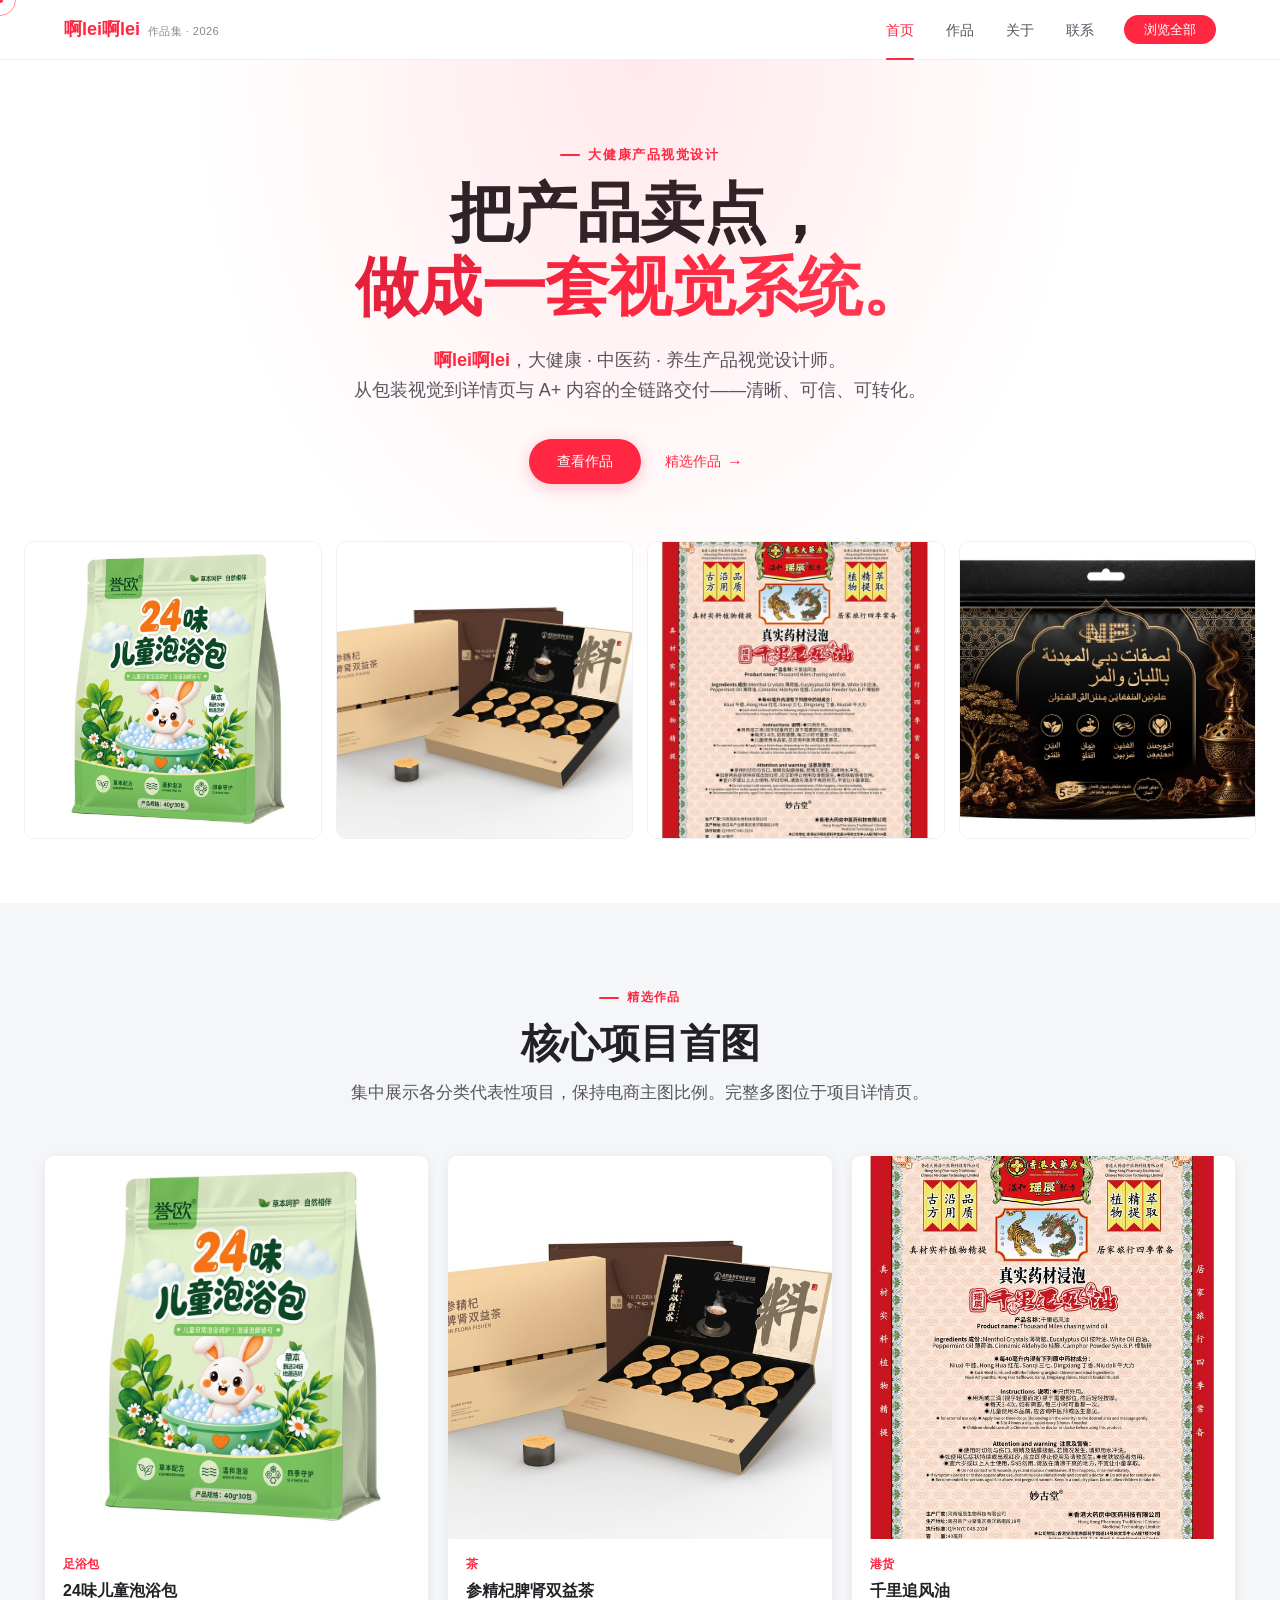
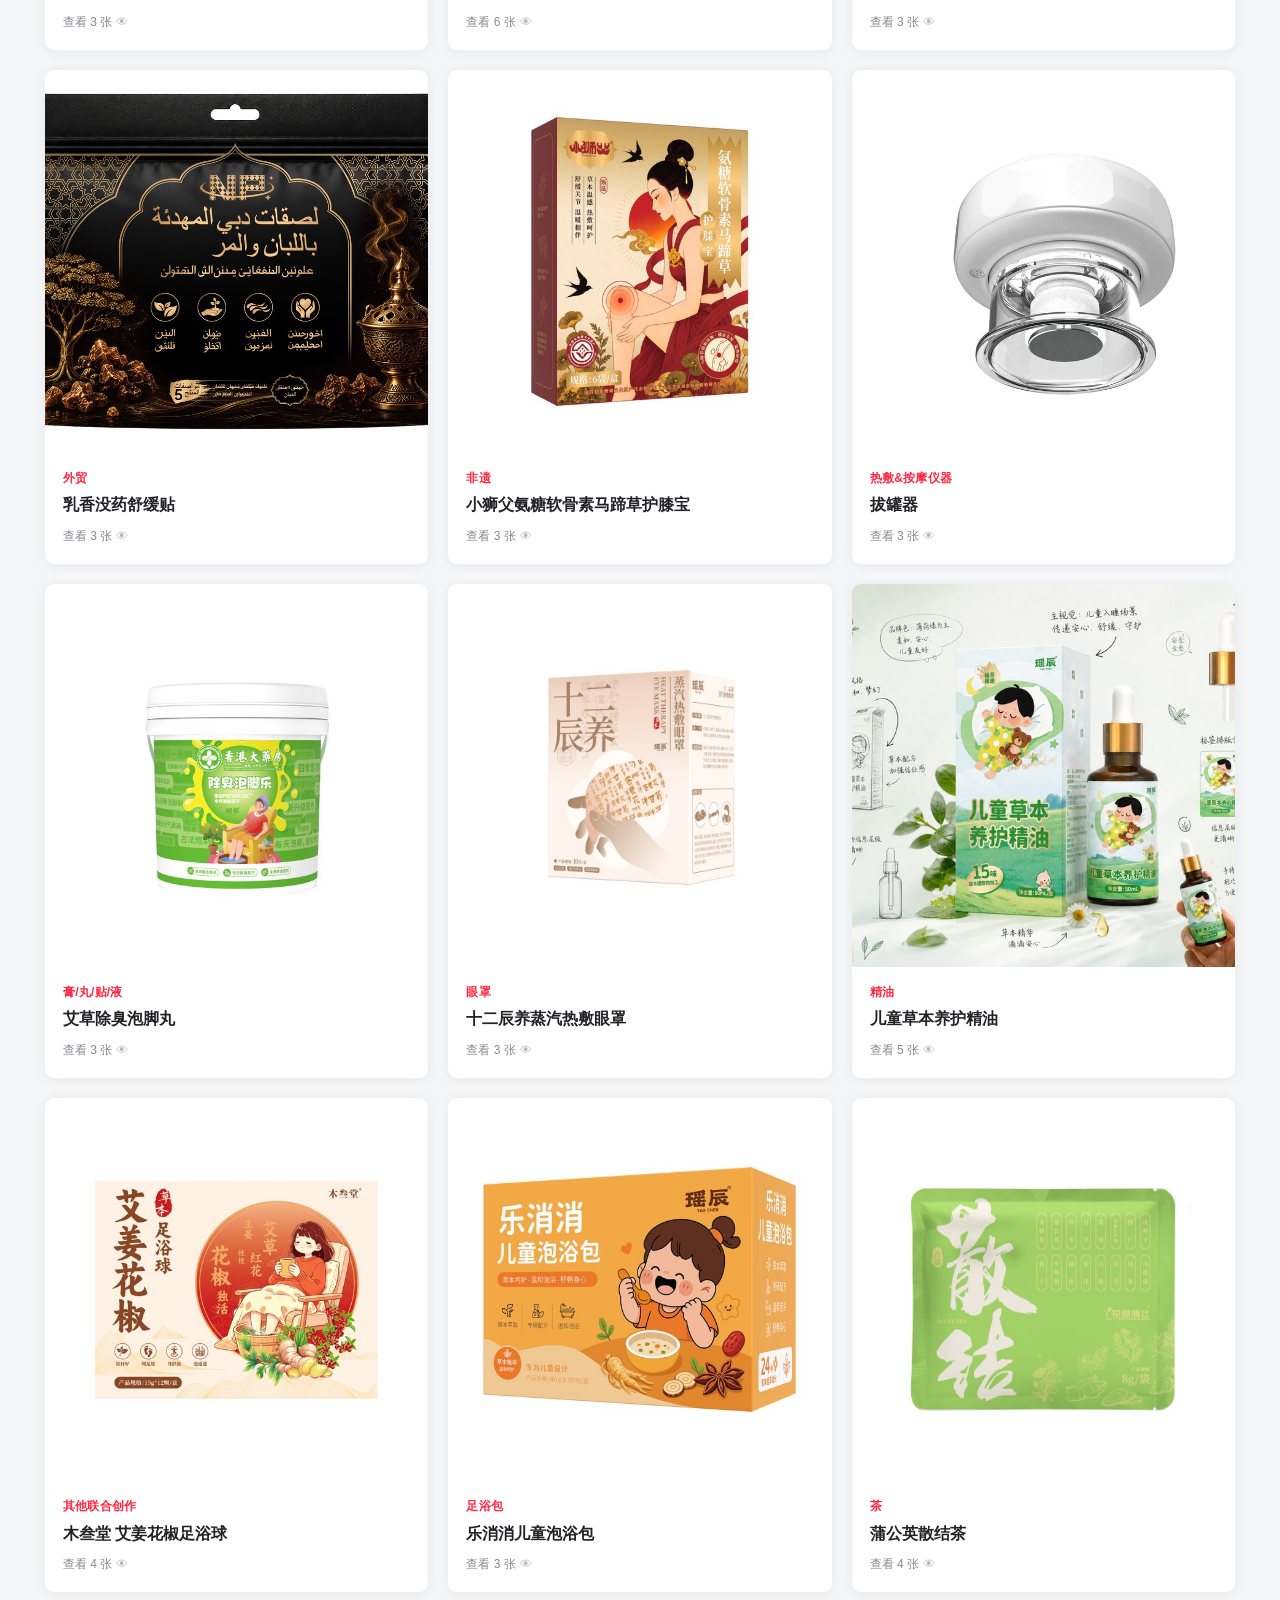
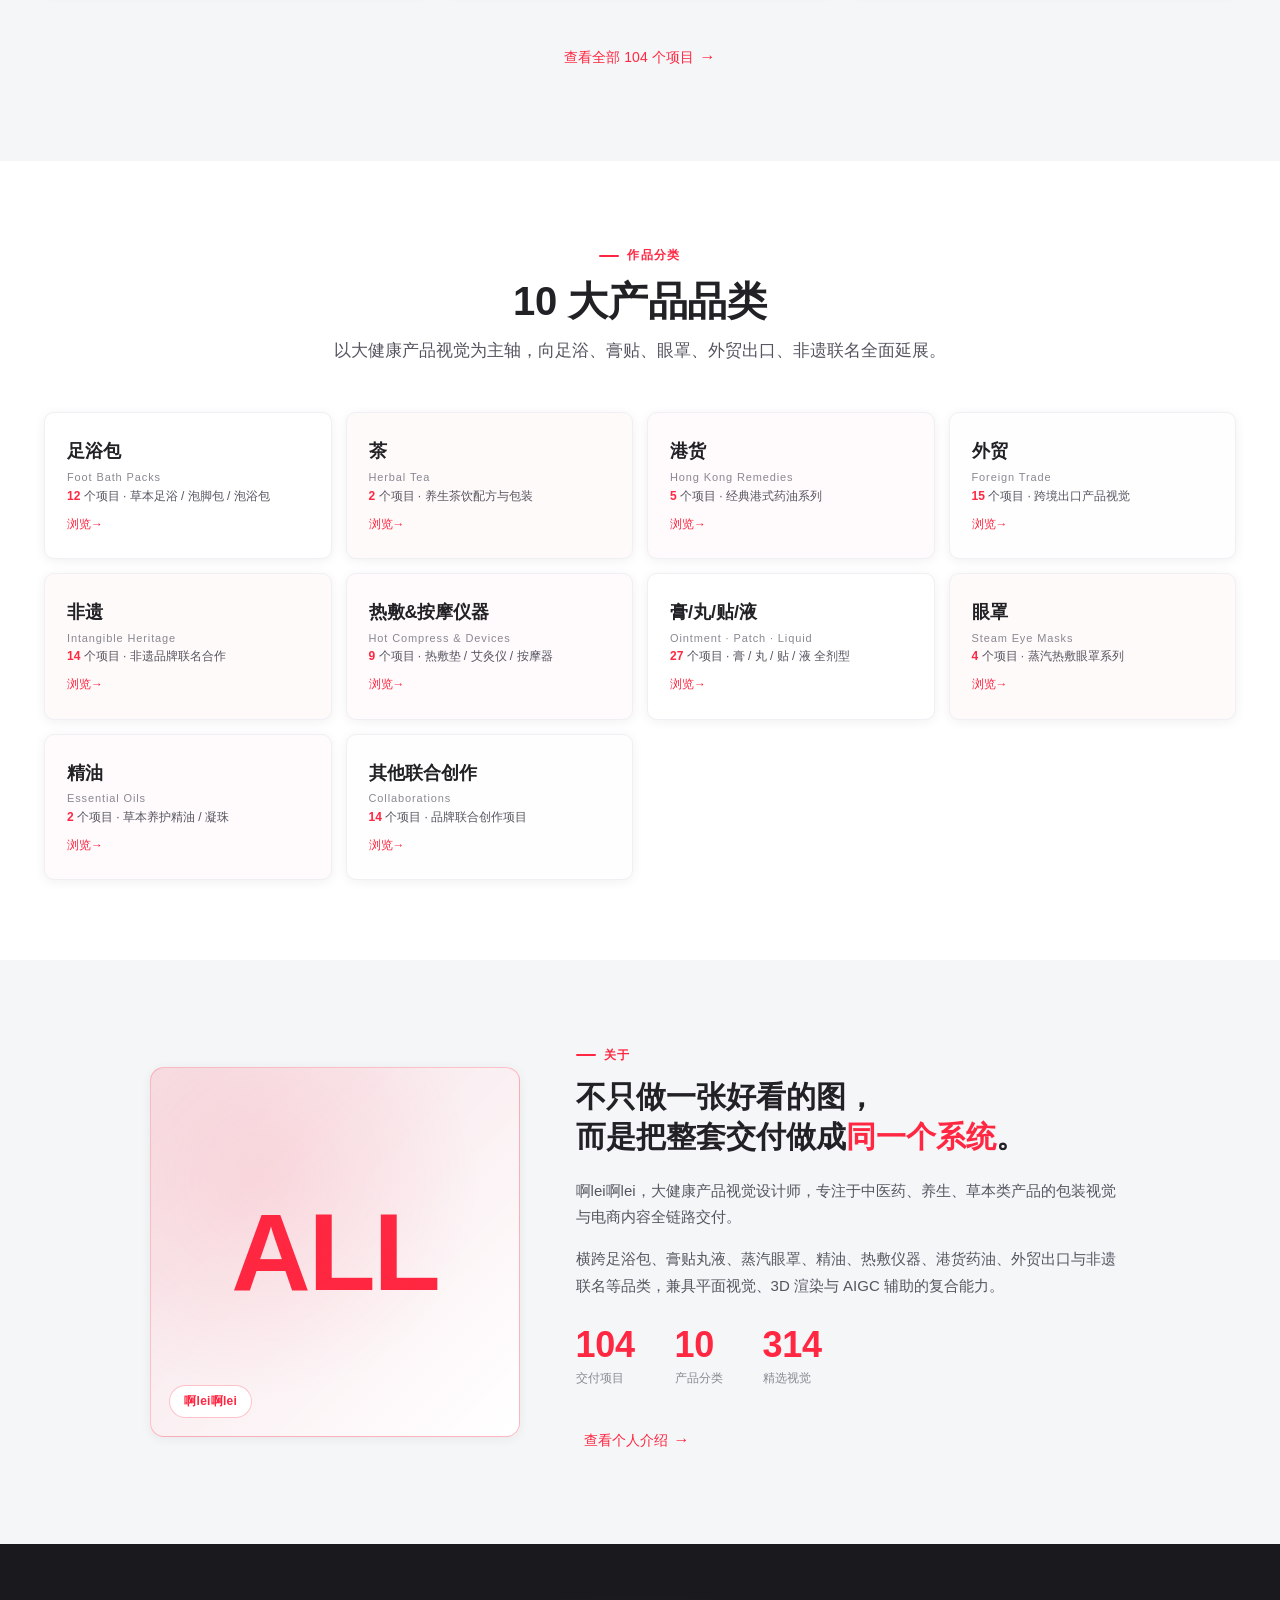
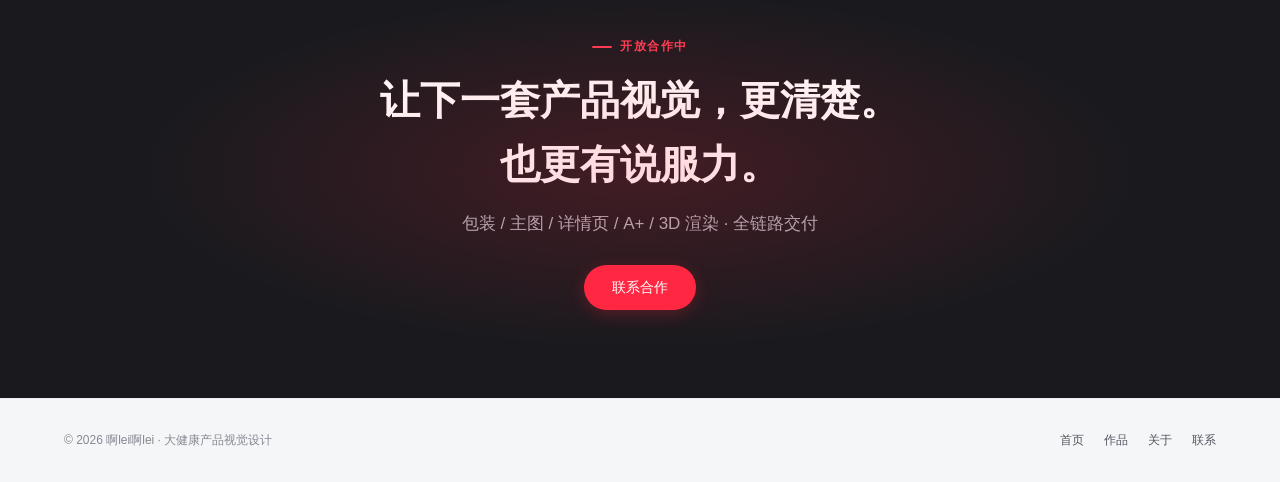
<file: index.html>
<!DOCTYPE html>
<html lang="zh-CN">
<head>
<meta charset="UTF-8">
<meta name="viewport" content="width=device-width, initial-scale=1.0">
<title>啊lei啊lei · 2026 作品集 | 大健康产品视觉设计</title>
<meta name="description" content="啊lei啊lei — 大健康 / 中医药 / 养生产品视觉设计师作品集。104 个项目、10 大分类、314 张精选视觉。">
<meta name="author" content="啊lei啊lei">
<meta property="og:title" content="啊lei啊lei · 2026 作品集">
<meta property="og:description" content="大健康产品视觉设计师作品集 — 104 个项目 / 10 大分类">
<meta property="og:type" content="website">
<link rel="stylesheet" href="assets/css/style.css">
<link rel="icon" href="data:image/svg+xml,<svg xmlns='http://www.w3.org/2000/svg' viewBox='0 0 100 100'><rect width='100' height='100' rx='22' fill='%23ffffff'/><text x='50' y='72' font-size='40' font-family='sans-serif' font-weight='800' text-anchor='middle' fill='%23ff2741'>ALL</text></svg>">
</head>
<body>

<nav class="nav">
  <div class="wrap">
    <a href="index.html" class="brand"><span class="logo">啊lei啊lei</span><span class="sub">作品集 · 2026</span></a>
    <div class="menu" id="menu">
      <a href="index.html" class="active">首页</a>
      <a href="category.html">作品</a>
      <a href="about.html">关于</a>
      <a href="contact.html">联系</a>
      <a href="category.html" class="nav-cta">浏览全部</a>
    </div>
    <div class="burger" id="burger"><span></span><span></span><span></span></div>
  </div>
</nav>

<!-- HERO -->
<header class="hero">
  <div class="eyebrow">大健康产品视觉设计</div>
  <h1>把产品卖点，<br><span class="grad">做成一套视觉系统。</span></h1>
  <p class="lede">
    <b>啊lei啊lei</b>，大健康 · 中医药 · 养生产品视觉设计师。<br>
    从包装视觉到详情页与 A+ 内容的全链路交付——清晰、可信、可转化。
  </p>
  <div class="hero-cta">
    <a href="category.html" class="btn btn-primary">查看作品</a>
    <a href="#featured" class="btn btn-ghost">精选作品</a>
  </div>
  <div class="hero-showcase" id="hero-showcase">
    <div class="loader"><div class="spin"></div></div>
  </div>
</header>

<!-- FEATURED -->
<section id="featured" class="alt">
  <div class="wrap">
    <div class="sec-head reveal">
      <div class="eyebrow">精选作品</div>
      <h2>核心项目首图</h2>
      <p class="sub">集中展示各分类代表性项目，保持电商主图比例。完整多图位于项目详情页。</p>
    </div>
    <div class="feat-grid" id="feat-grid">
      <div class="loader"><div class="spin"></div></div>
    </div>
    <div class="feat-more">
      <a href="category.html" class="btn btn-ghost">查看全部 104 个项目</a>
    </div>
  </div>
</section>

<!-- CATEGORY INDEX -->
<section>
  <div class="wrap">
    <div class="sec-head reveal">
      <div class="eyebrow">作品分类</div>
      <h2>10 大产品品类</h2>
      <p class="sub">以大健康产品视觉为主轴，向足浴、膏贴、眼罩、外贸出口、非遗联名全面延展。</p>
    </div>
    <div class="cat-grid" id="cat-grid">
      <div class="loader"><div class="spin"></div></div>
    </div>
  </div>
</section>

<!-- ABOUT -->
<section class="alt">
  <div class="wrap">
    <div class="about-block reveal">
      <div class="about-portrait">
        <div class="mono-glyph">ALL</div>
        <div class="badge">啊lei啊lei</div>
      </div>
      <div class="about-text">
        <div class="eyebrow">关于</div>
        <p class="quote">不只做一张好看的图，<br>而是把整套交付做成<span class="hl">同一个系统</span>。</p>
        <p>啊lei啊lei，大健康产品视觉设计师，专注于中医药、养生、草本类产品的包装视觉与电商内容全链路交付。</p>
        <p>横跨足浴包、膏贴丸液、蒸汽眼罩、精油、热敷仪器、港货药油、外贸出口与非遗联名等品类，兼具平面视觉、3D 渲染与 AIGC 辅助的复合能力。</p>
        <div class="about-stats">
          <div class="s"><div class="n">104</div><div class="l">交付项目</div></div>
          <div class="s"><div class="n">10</div><div class="l">产品分类</div></div>
          <div class="s"><div class="n">314</div><div class="l">精选视觉</div></div>
        </div>
        <div style="margin-top:28px"><a href="about.html" class="btn btn-ghost">查看个人介绍</a></div>
      </div>
    </div>
  </div>
</section>

<!-- CTA -->
<section class="cta-strip">
  <div class="wrap-narrow">
    <div class="eyebrow">开放合作中</div>
    <h3>让下一套产品视觉，更清楚。<br>也更有说服力。</h3>
    <p>包装 / 主图 / 详情页 / A+ / 3D 渲染 · 全链路交付</p>
    <a href="contact.html" class="btn btn-primary">联系合作</a>
  </div>
</section>

<footer>
  <div class="wrap">
    <div class="copy">© 2026 啊lei啊lei · 大健康产品视觉设计</div>
    <div class="flinks">
      <a href="index.html">首页</a>
      <a href="category.html">作品</a>
      <a href="about.html">关于</a>
      <a href="contact.html">联系</a>
    </div>
  </div>
</footer>

<script src="assets/js/app.js"></script>
<script>
PORTFOLIO.ready(function () {
  const D = PORTFOLIO.data;

  // hero showcase — 4 thumbnails
  const hs = document.getElementById('hero-showcase');
  const feats = PORTFOLIO.featured(12);
  hs.innerHTML = feats.slice(0, 4).map(p =>
    '<a class="tile" href="project.html?id=' + encodeURIComponent(p.id) + '"><img src="' + p.thumb + '" alt="' + PORTFOLIO.esc(p.name) + '" loading="eager"></a>'
  ).join('');

  // featured grid
  const fg = document.getElementById('feat-grid');
  fg.innerHTML = feats.map(function (p, i) {
    const cat = PORTFOLIO.catMeta(p.category);
    return '<a class="feat-card reveal" href="project.html?id=' + encodeURIComponent(p.id) + '" style="transition-delay:' + (i * 30) + 'ms">' +
      '<div class="img-wrap"><img src="' + p.thumb + '" alt="' + PORTFOLIO.esc(p.name) + '" loading="lazy"></div>' +
      '<div class="info">' +
        '<div class="cat">' + cat.name + '</div>' +
        '<h3>' + PORTFOLIO.esc(p.name) + '</h3>' +
        '<div class="more">查看 ' + p.image_count + ' 张</div>' +
      '</div>' +
    '</a>';
  }).join('');

  // category tiles
  const cg = document.getElementById('cat-grid');
  cg.innerHTML = D.categories.map(function (c, i) {
    const cnt = D.projects.filter(p => p.category === c.id).length;
    return '<a class="cat-tile c' + (i % 10 + 1) + ' reveal" href="category.html?category=' + c.id + '" style="transition-delay:' + (i * 40) + 'ms">' +
      '<div><div class="ct-name">' + c.name + '</div><div class="ct-en">' + c.name_en + '</div></div>' +
      '<div><div class="ct-meta"><b>' + cnt + '</b> 个项目 · ' + c.desc + '</div>' +
      '<div class="ct-link">浏览</div></div>' +
    '</a>';
  }).join('');

  PORTFOLIO.initReveal();
  PORTFOLIO.initNav();
});
</script>
</body>
</html>
</file>
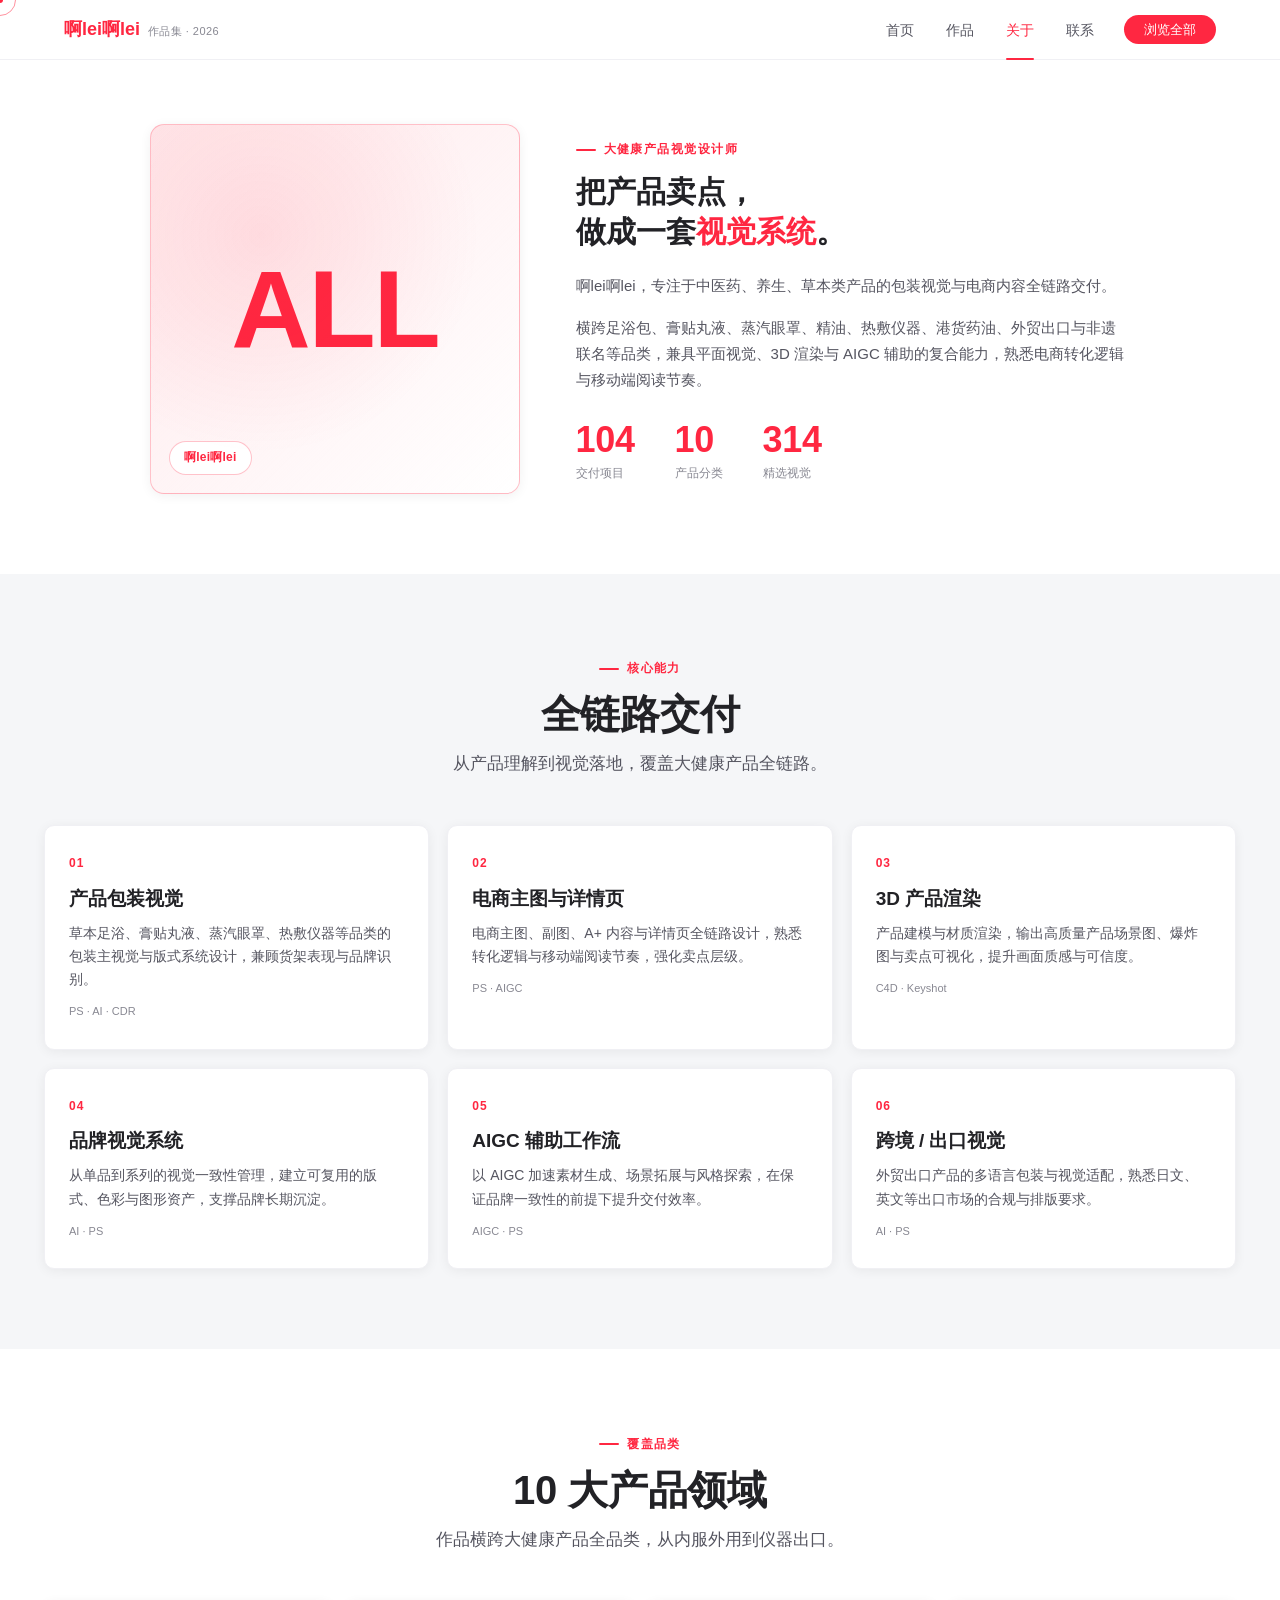
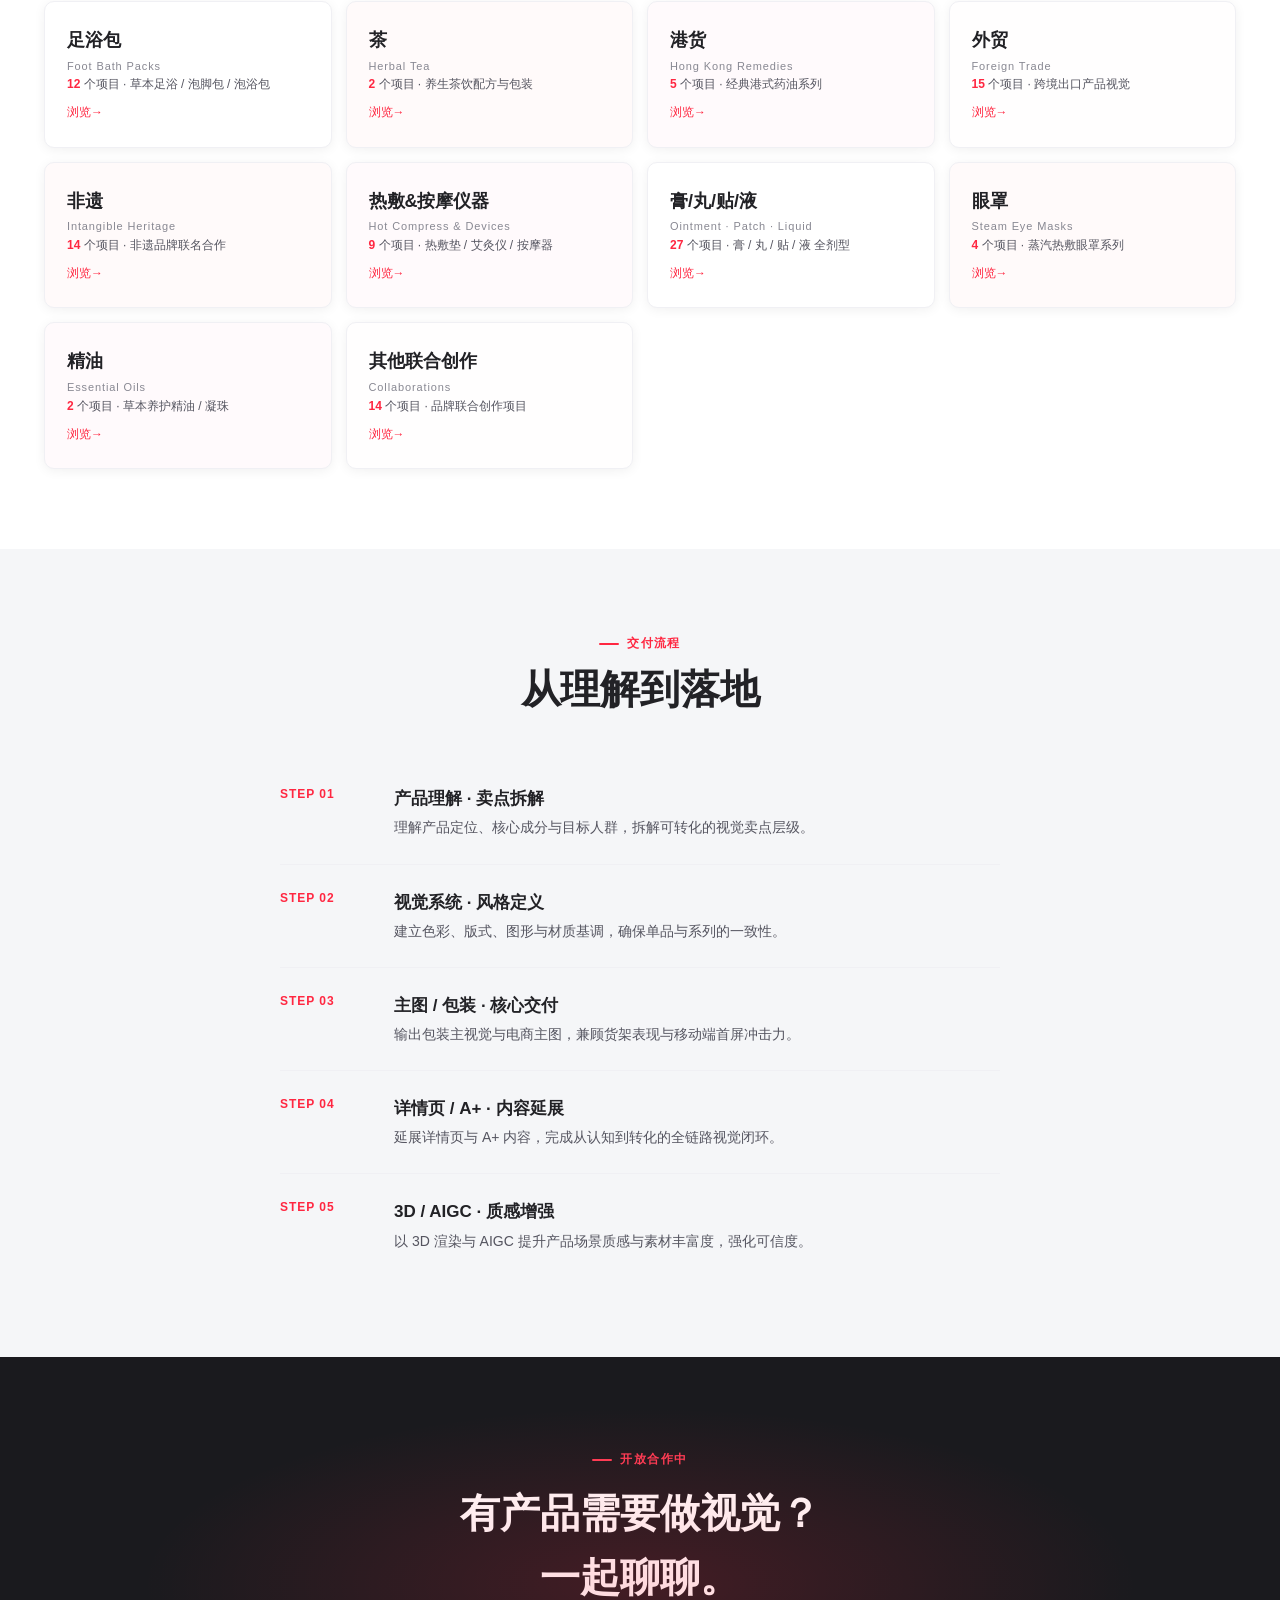
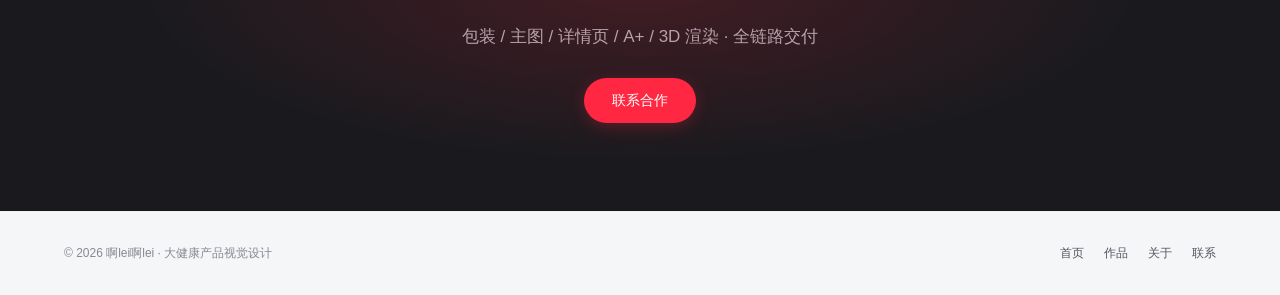
<file: about.html>
<!DOCTYPE html>
<html lang="zh-CN">
<head>
<meta charset="UTF-8">
<meta name="viewport" content="width=device-width, initial-scale=1.0">
<title>关于 · 啊lei啊lei 2026 作品集</title>
<meta name="description" content="啊lei啊lei — 大健康 / 中医药 / 养生产品视觉设计师。系统化交付理念与全链路能力。">
<link rel="stylesheet" href="assets/css/style.css">
<link rel="icon" href="data:image/svg+xml,<svg xmlns='http://www.w3.org/2000/svg' viewBox='0 0 100 100'><rect width='100' height='100' rx='22' fill='%23ffffff'/><text x='50' y='72' font-size='40' font-family='sans-serif' font-weight='800' text-anchor='middle' fill='%23ff2741'>ALL</text></svg>">
</head>
<body>

<nav class="nav">
  <div class="wrap">
    <a href="index.html" class="brand"><span class="logo">啊lei啊lei</span><span class="sub">作品集 · 2026</span></a>
    <div class="menu" id="menu">
      <a href="index.html">首页</a>
      <a href="category.html">作品</a>
      <a href="about.html" class="active">关于</a>
      <a href="contact.html">联系</a>
      <a href="category.html" class="nav-cta">浏览全部</a>
    </div>
    <div class="burger" id="burger"><span></span><span></span><span></span></div>
  </div>
</nav>

<!-- PROFILE HERO -->
<section style="padding-top:64px">
  <div class="wrap">
    <div class="about-block reveal">
      <div class="about-portrait">
        <div class="mono-glyph">ALL</div>
        <div class="badge">啊lei啊lei</div>
      </div>
      <div class="about-text">
        <div class="eyebrow">大健康产品视觉设计师</div>
        <p class="quote">把产品卖点，<br>做成一套<span class="hl">视觉系统</span>。</p>
        <p>啊lei啊lei，专注于中医药、养生、草本类产品的包装视觉与电商内容全链路交付。</p>
        <p>横跨足浴包、膏贴丸液、蒸汽眼罩、精油、热敷仪器、港货药油、外贸出口与非遗联名等品类，兼具平面视觉、3D 渲染与 AIGC 辅助的复合能力，熟悉电商转化逻辑与移动端阅读节奏。</p>
        <div class="about-stats">
          <div class="s"><div class="n">104</div><div class="l">交付项目</div></div>
          <div class="s"><div class="n">10</div><div class="l">产品分类</div></div>
          <div class="s"><div class="n">314</div><div class="l">精选视觉</div></div>
        </div>
      </div>
    </div>
  </div>
</section>

<!-- SKILLS -->
<section class="alt">
  <div class="wrap">
    <div class="sec-head reveal">
      <div class="eyebrow">核心能力</div>
      <h2>全链路交付</h2>
      <p class="sub">从产品理解到视觉落地，覆盖大健康产品全链路。</p>
    </div>
    <div class="skill-grid">
      <div class="skill-card reveal"><div class="num">01</div><h3>产品包装视觉</h3><p>草本足浴、膏贴丸液、蒸汽眼罩、热敷仪器等品类的包装主视觉与版式系统设计，兼顾货架表现与品牌识别。</p><div class="tools">PS · AI · CDR</div></div>
      <div class="skill-card reveal" style="transition-delay:60ms"><div class="num">02</div><h3>电商主图与详情页</h3><p>电商主图、副图、A+ 内容与详情页全链路设计，熟悉转化逻辑与移动端阅读节奏，强化卖点层级。</p><div class="tools">PS · AIGC</div></div>
      <div class="skill-card reveal" style="transition-delay:120ms"><div class="num">03</div><h3>3D 产品渲染</h3><p>产品建模与材质渲染，输出高质量产品场景图、爆炸图与卖点可视化，提升画面质感与可信度。</p><div class="tools">C4D · Keyshot</div></div>
      <div class="skill-card reveal" style="transition-delay:180ms"><div class="num">04</div><h3>品牌视觉系统</h3><p>从单品到系列的视觉一致性管理，建立可复用的版式、色彩与图形资产，支撑品牌长期沉淀。</p><div class="tools">AI · PS</div></div>
      <div class="skill-card reveal" style="transition-delay:240ms"><div class="num">05</div><h3>AIGC 辅助工作流</h3><p>以 AIGC 加速素材生成、场景拓展与风格探索，在保证品牌一致性的前提下提升交付效率。</p><div class="tools">AIGC · PS</div></div>
      <div class="skill-card reveal" style="transition-delay:300ms"><div class="num">06</div><h3>跨境 / 出口视觉</h3><p>外贸出口产品的多语言包装与视觉适配，熟悉日文、英文等出口市场的合规与排版要求。</p><div class="tools">AI · PS</div></div>
    </div>
  </div>
</section>

<!-- SCOPE -->
<section>
  <div class="wrap">
    <div class="sec-head reveal">
      <div class="eyebrow">覆盖品类</div>
      <h2>10 大产品领域</h2>
      <p class="sub">作品横跨大健康产品全品类，从内服外用到仪器出口。</p>
    </div>
    <div class="cat-grid" id="cat-grid"><div class="loader"><div class="spin"></div></div></div>
  </div>
</section>

<!-- WORKFLOW -->
<section class="alt">
  <div class="wrap-narrow">
    <div class="sec-head reveal">
      <div class="eyebrow">交付流程</div>
      <h2>从理解到落地</h2>
    </div>
    <div class="workflow">
      <div class="wf-item reveal"><div class="step">STEP 01</div><div><h4>产品理解 · 卖点拆解</h4><p>理解产品定位、核心成分与目标人群，拆解可转化的视觉卖点层级。</p></div></div>
      <div class="wf-item reveal"><div class="step">STEP 02</div><div><h4>视觉系统 · 风格定义</h4><p>建立色彩、版式、图形与材质基调，确保单品与系列的一致性。</p></div></div>
      <div class="wf-item reveal"><div class="step">STEP 03</div><div><h4>主图 / 包装 · 核心交付</h4><p>输出包装主视觉与电商主图，兼顾货架表现与移动端首屏冲击力。</p></div></div>
      <div class="wf-item reveal"><div class="step">STEP 04</div><div><h4>详情页 / A+ · 内容延展</h4><p>延展详情页与 A+ 内容，完成从认知到转化的全链路视觉闭环。</p></div></div>
      <div class="wf-item reveal"><div class="step">STEP 05</div><div><h4>3D / AIGC · 质感增强</h4><p>以 3D 渲染与 AIGC 提升产品场景质感与素材丰富度，强化可信度。</p></div></div>
    </div>
  </div>
</section>

<!-- CTA -->
<section class="cta-strip">
  <div class="wrap-narrow">
    <div class="eyebrow">开放合作中</div>
    <h3>有产品需要做视觉？<br>一起聊聊。</h3>
    <p>包装 / 主图 / 详情页 / A+ / 3D 渲染 · 全链路交付</p>
    <a href="contact.html" class="btn btn-primary">联系合作</a>
  </div>
</section>

<footer>
  <div class="wrap">
    <div class="copy">© 2026 啊lei啊lei · 大健康产品视觉设计</div>
    <div class="flinks">
      <a href="index.html">首页</a>
      <a href="category.html">作品</a>
      <a href="about.html">关于</a>
      <a href="contact.html">联系</a>
    </div>
  </div>
</footer>

<script src="assets/js/app.js"></script>
<script>
PORTFOLIO.ready(function () {
  const D = PORTFOLIO.data;
  const cg = document.getElementById('cat-grid');
  cg.innerHTML = D.categories.map(function (c, i) {
    const cnt = D.projects.filter(p => p.category === c.id).length;
    return '<a class="cat-tile c' + (i % 10 + 1) + ' reveal" href="category.html?category=' + c.id + '" style="transition-delay:' + (i * 40) + 'ms">' +
      '<div><div class="ct-name">' + c.name + '</div><div class="ct-en">' + c.name_en + '</div></div>' +
      '<div><div class="ct-meta"><b>' + cnt + '</b> 个项目 · ' + c.desc + '</div><div class="ct-link">浏览</div></div>' +
    '</a>';
  }).join('');
  PORTFOLIO.initReveal();
  PORTFOLIO.initNav();
});
</script>
</body>
</html>
</file>
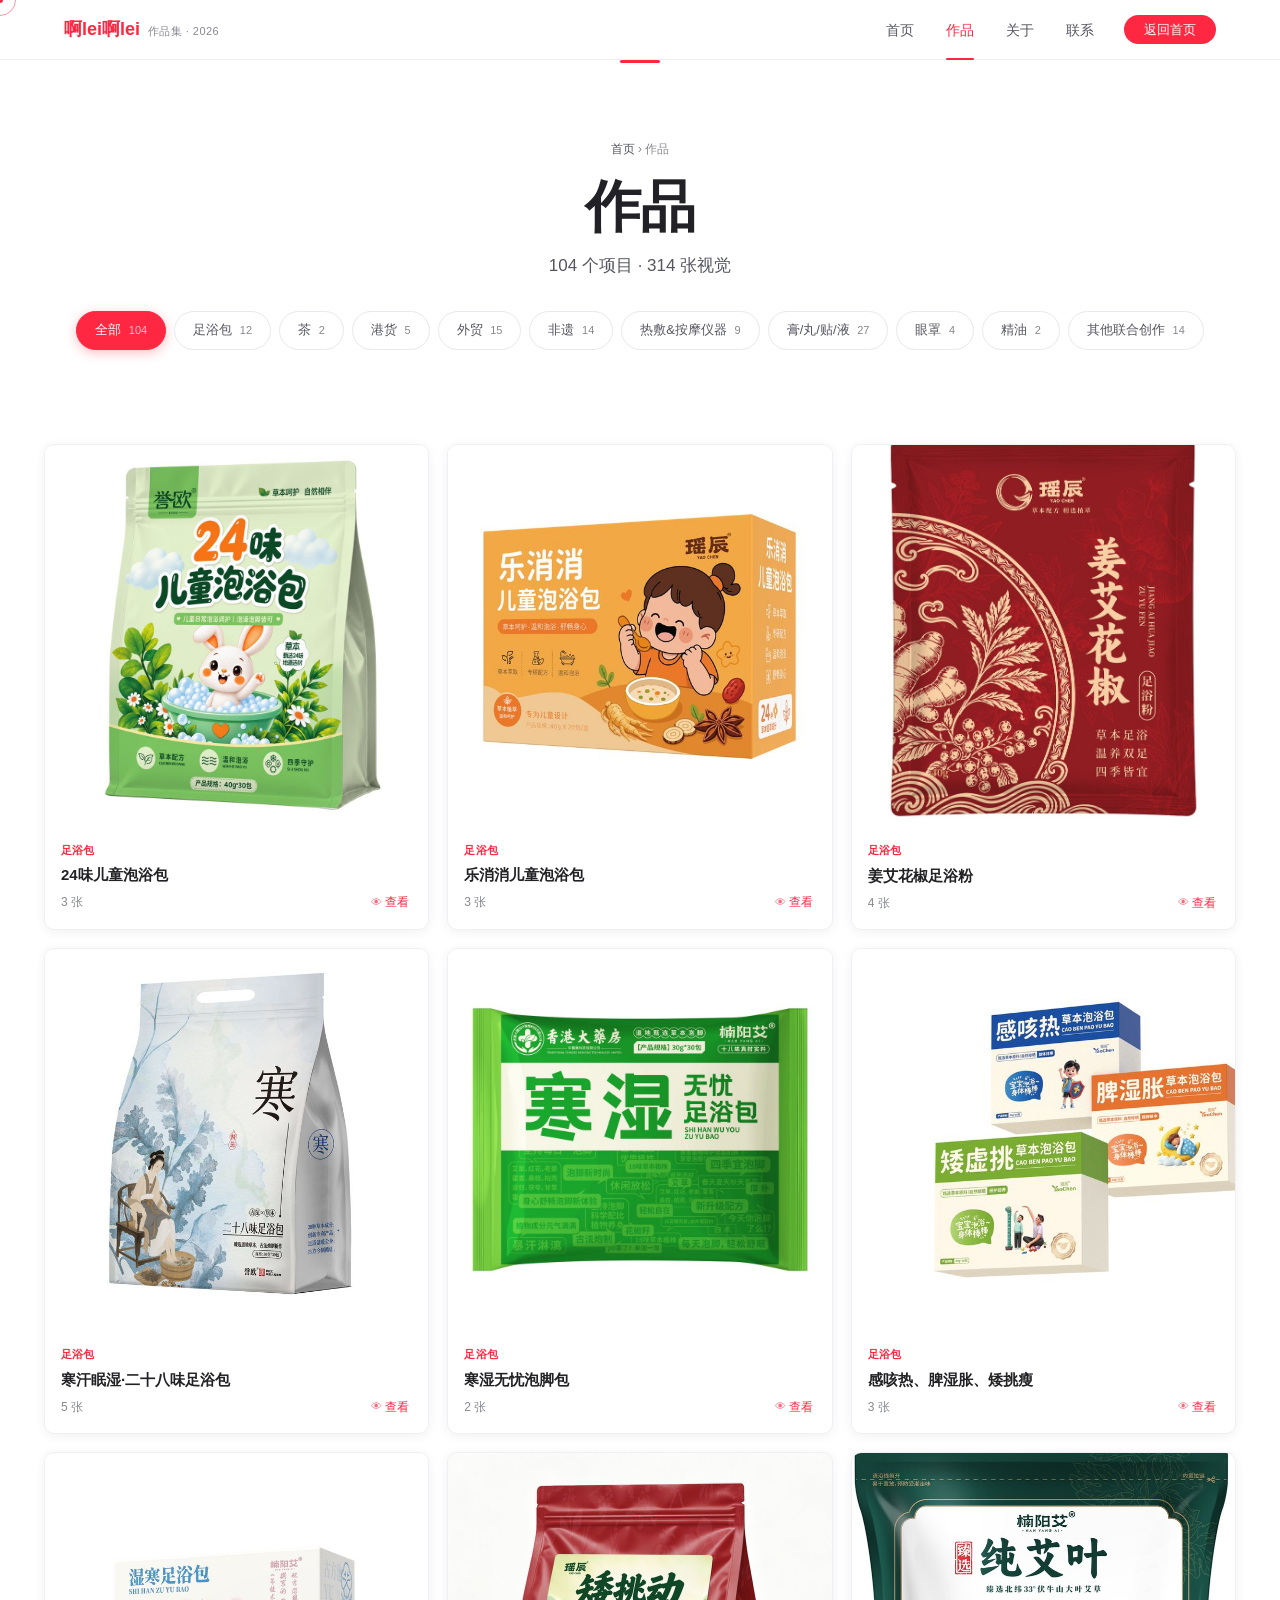
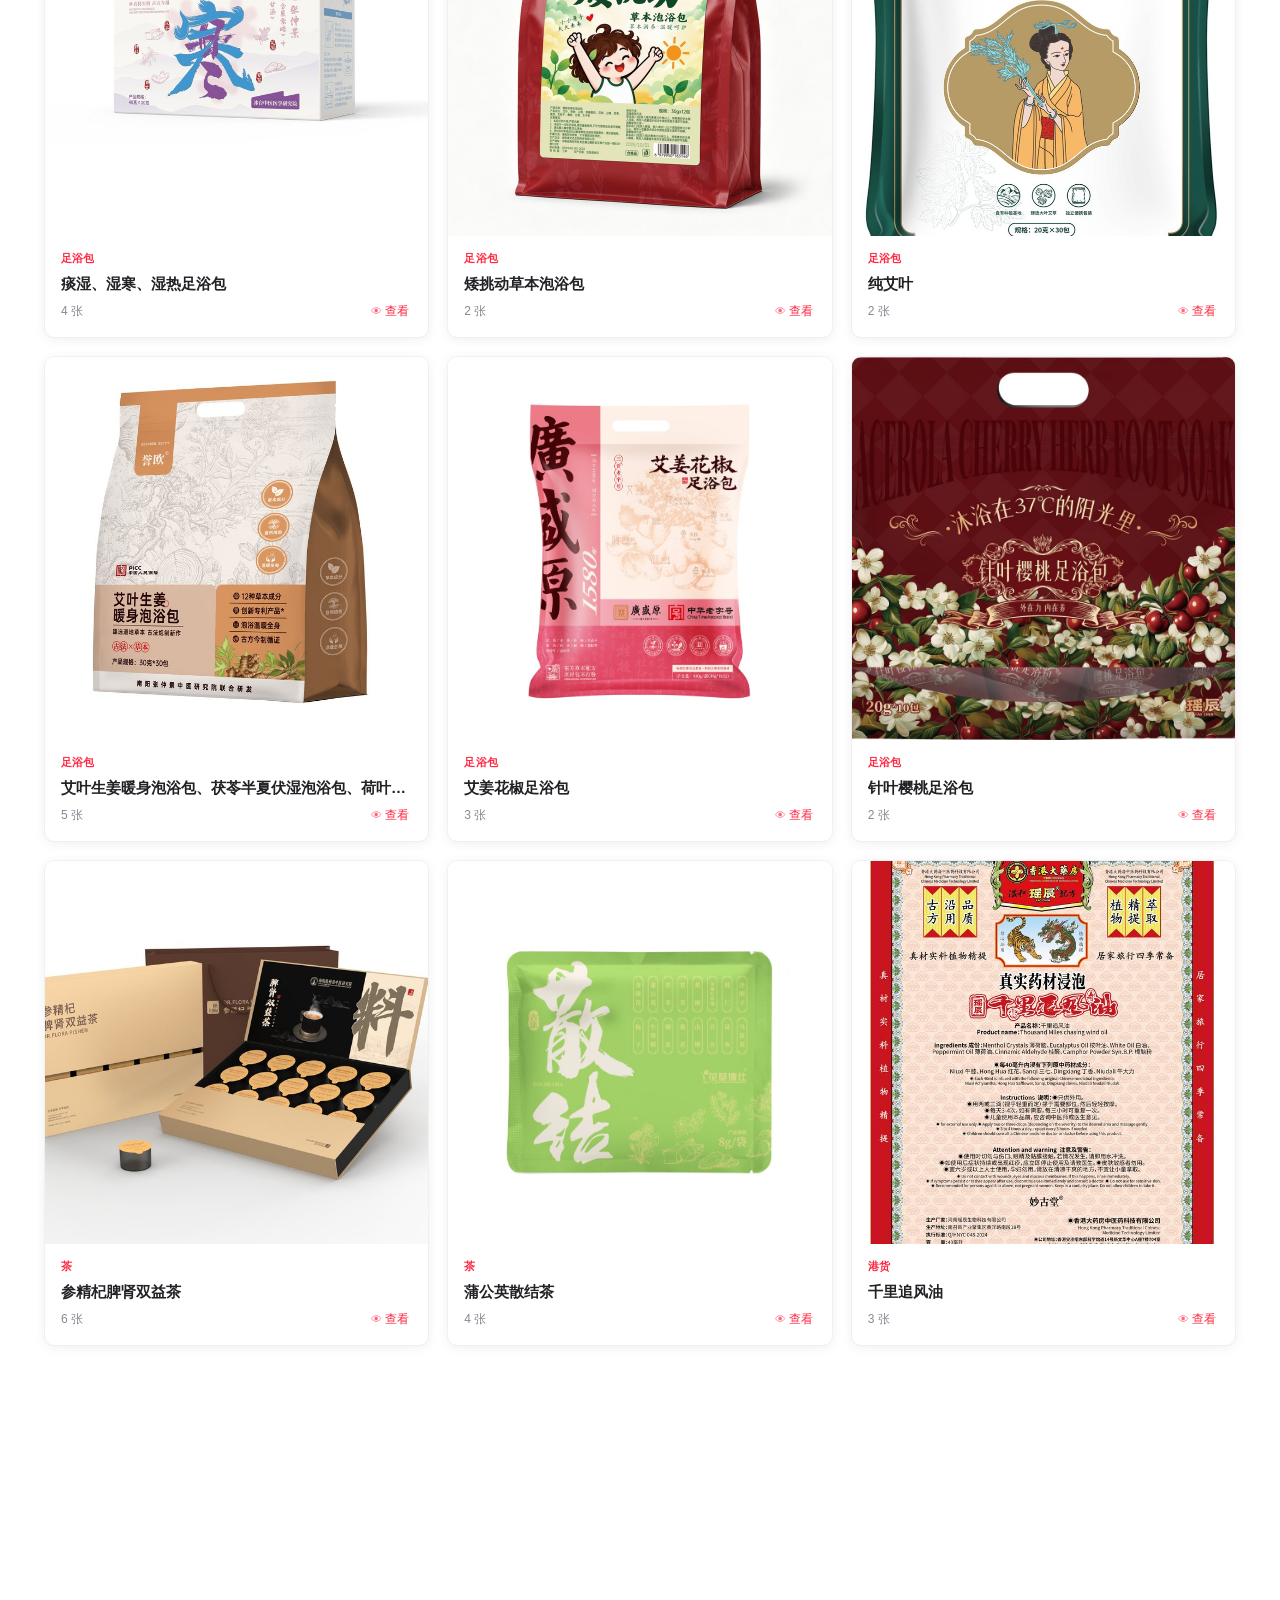
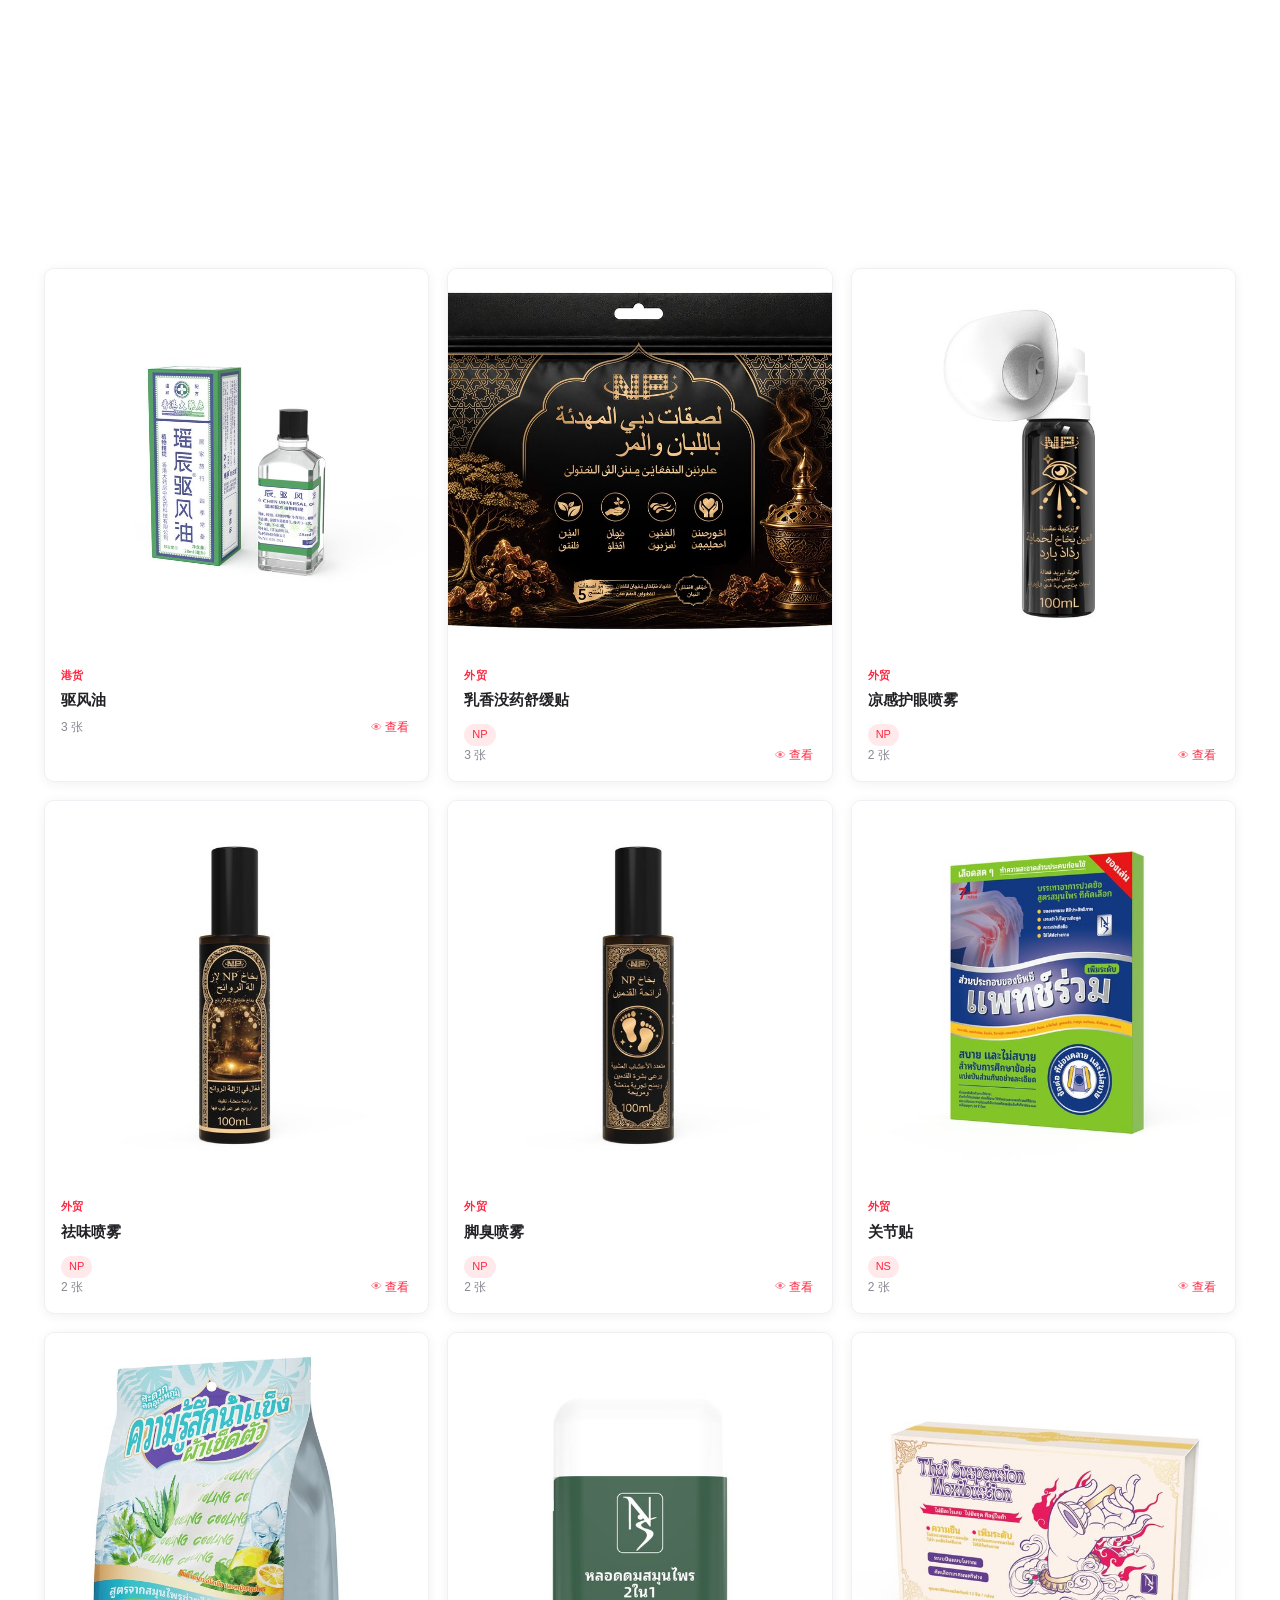
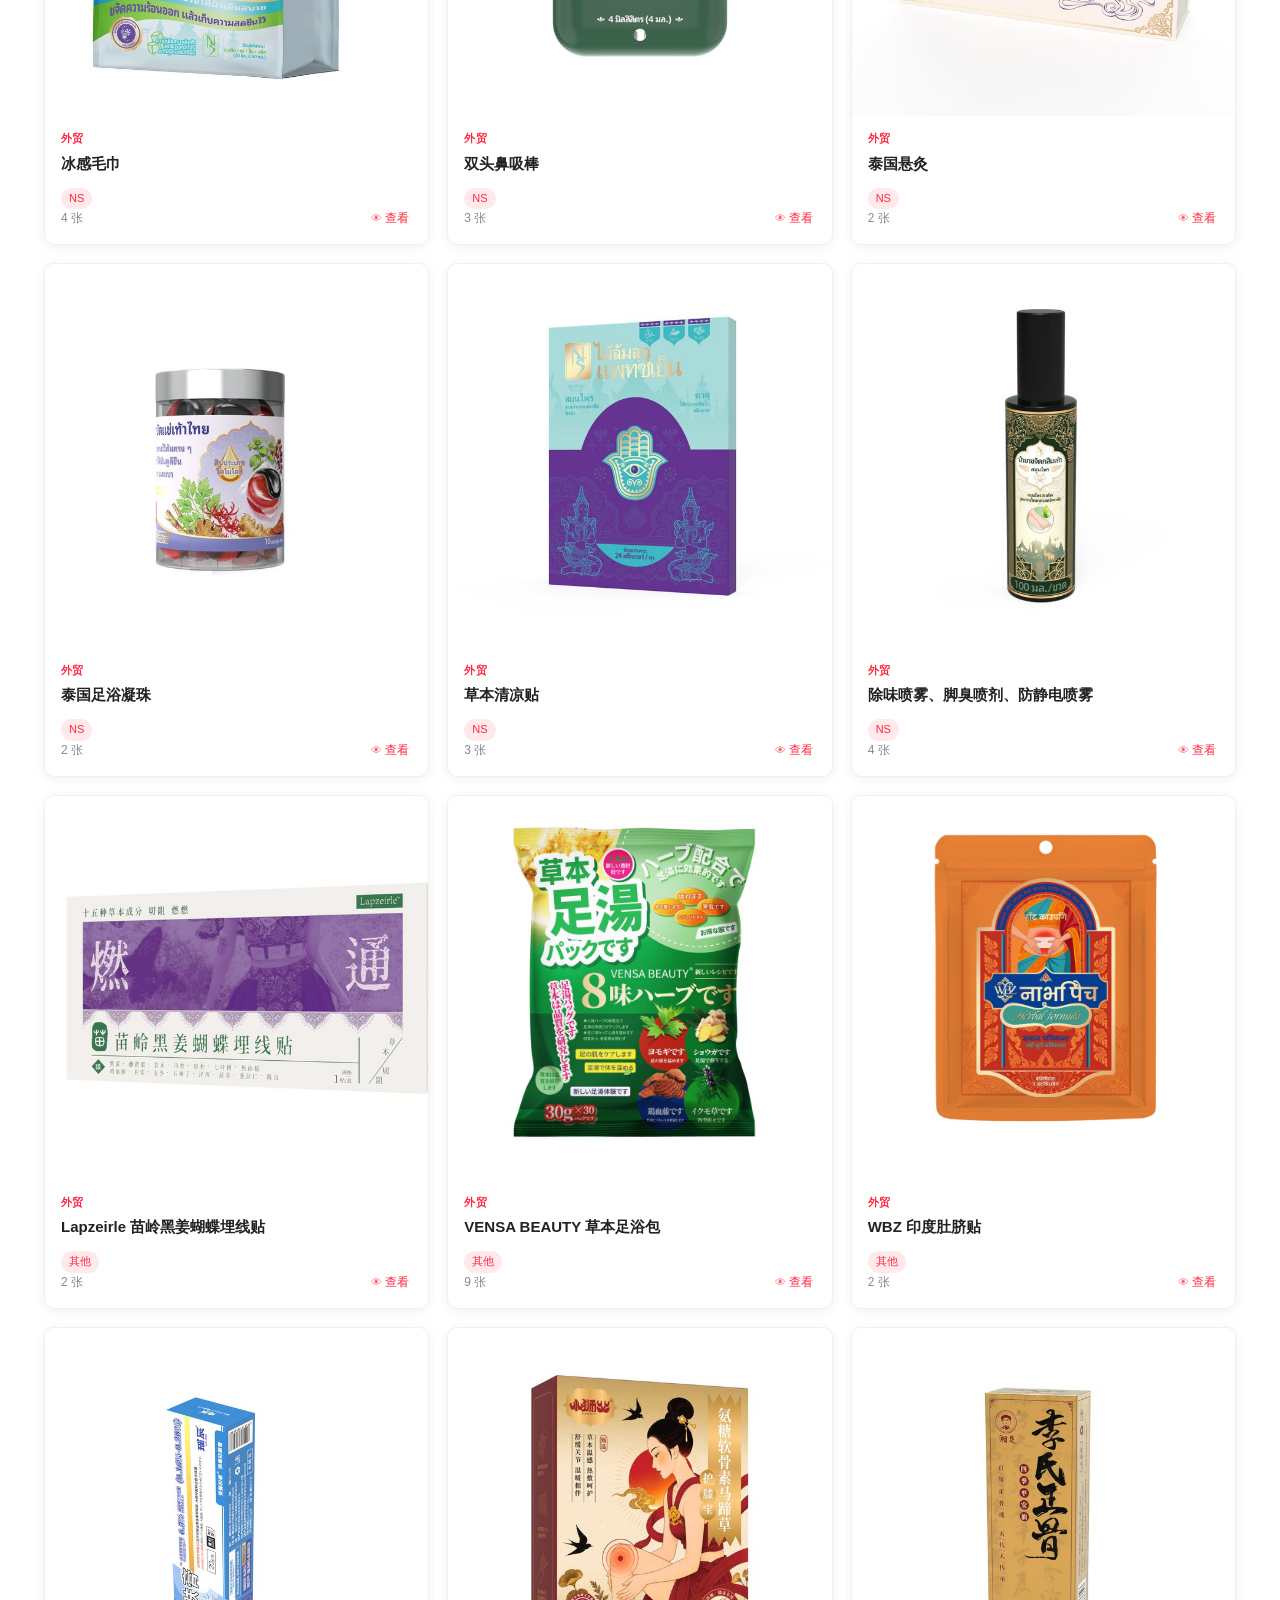
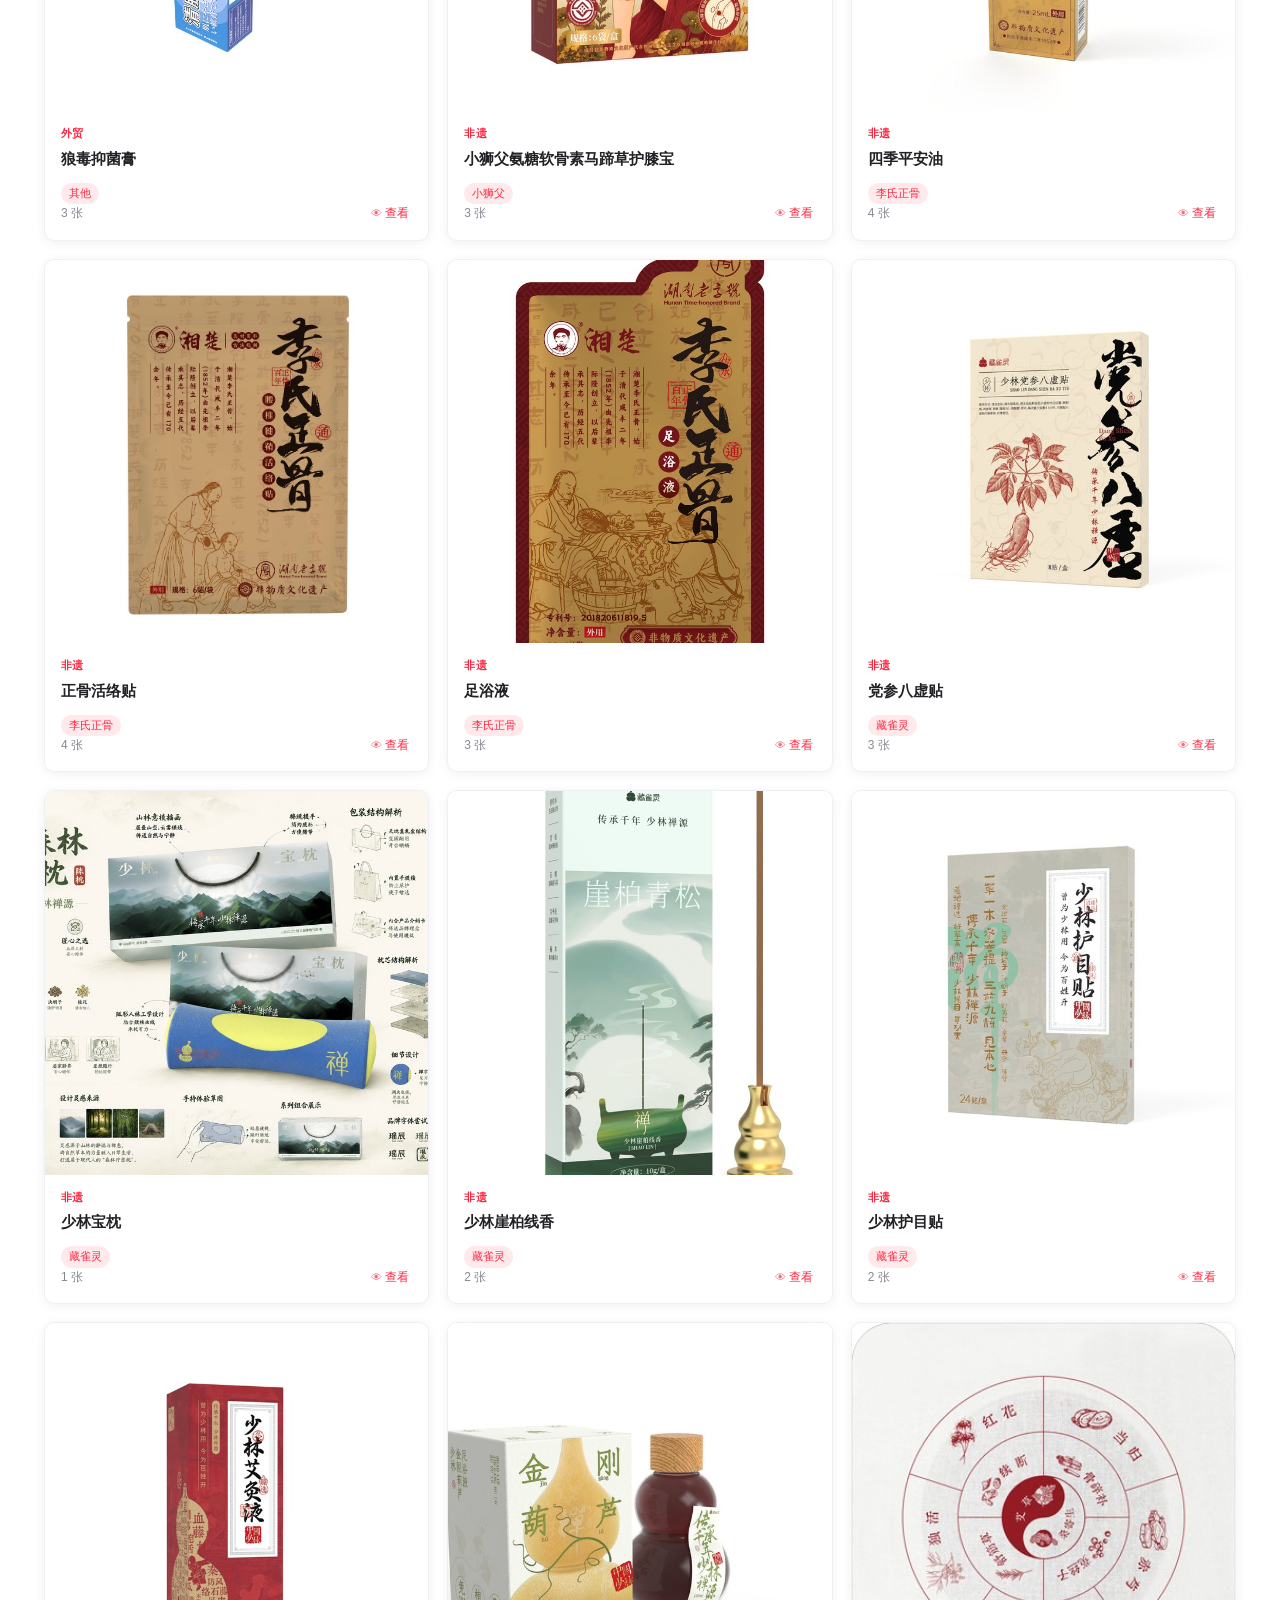
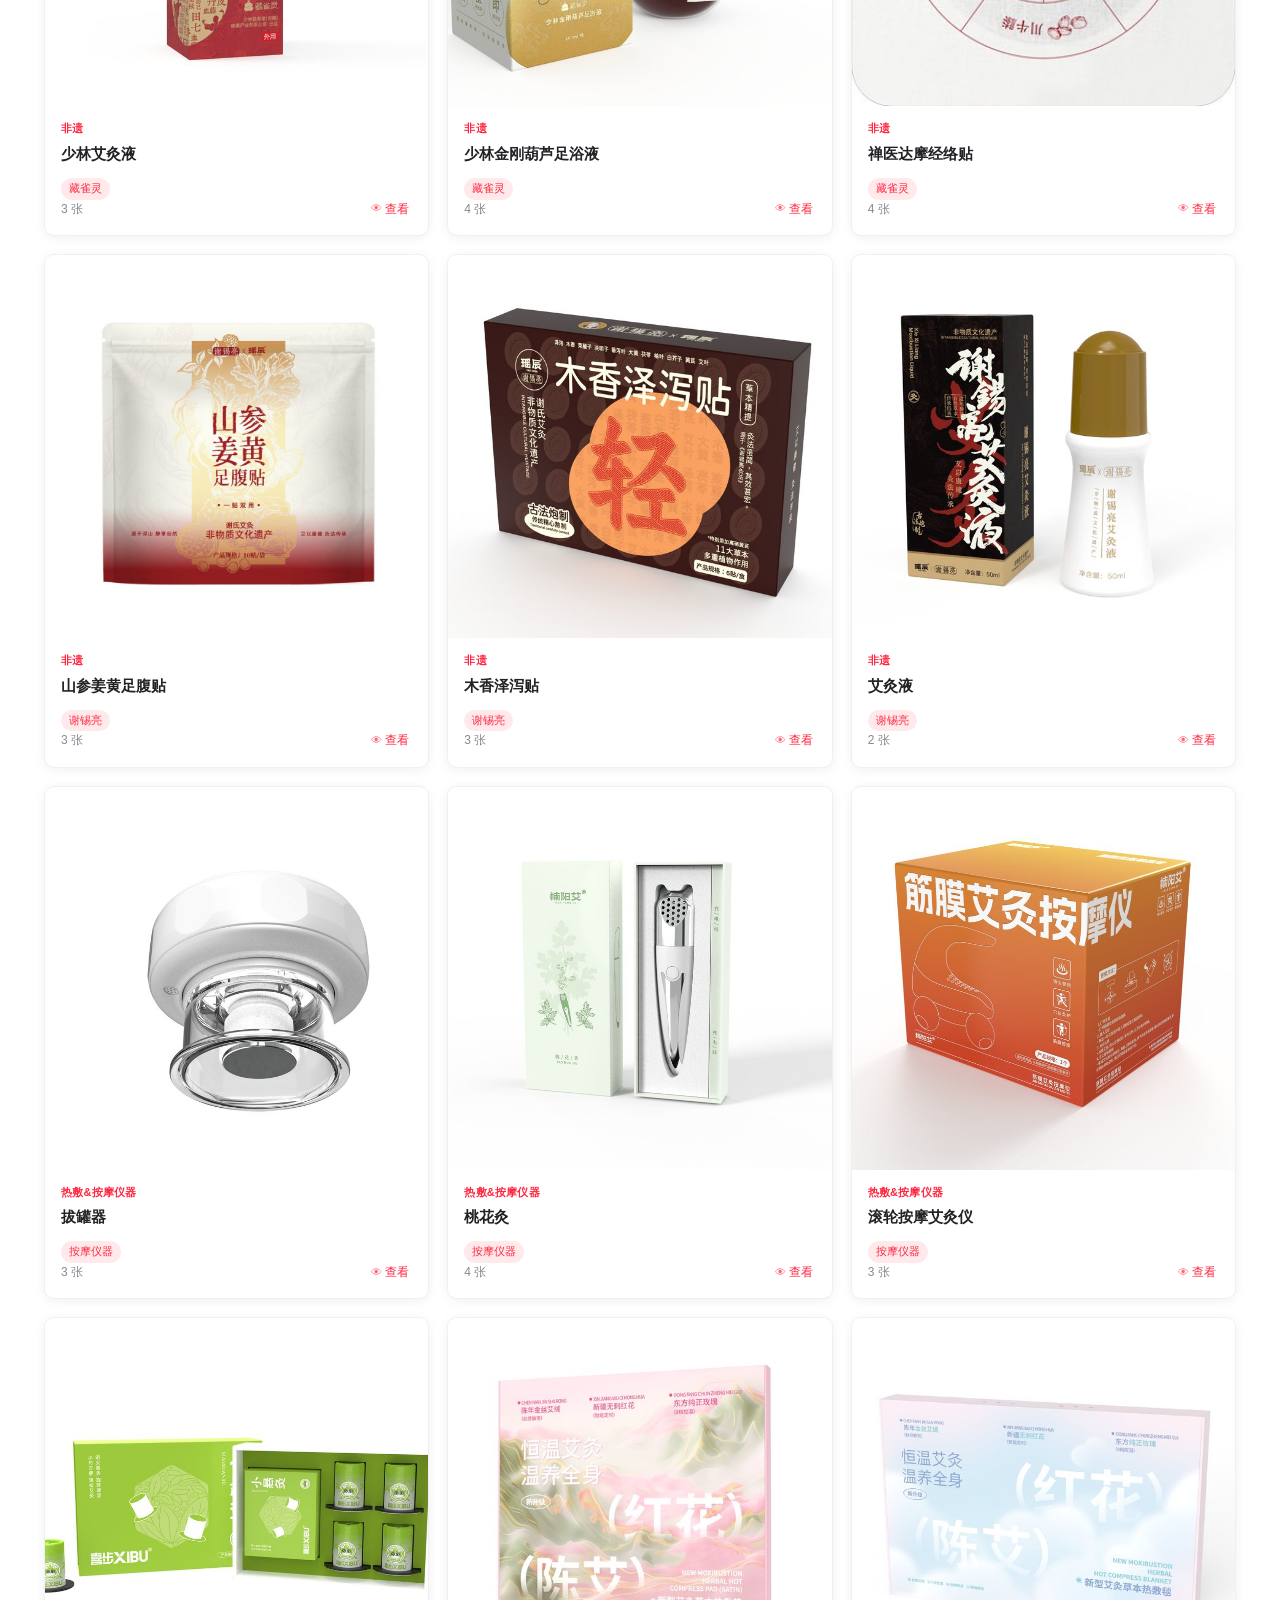
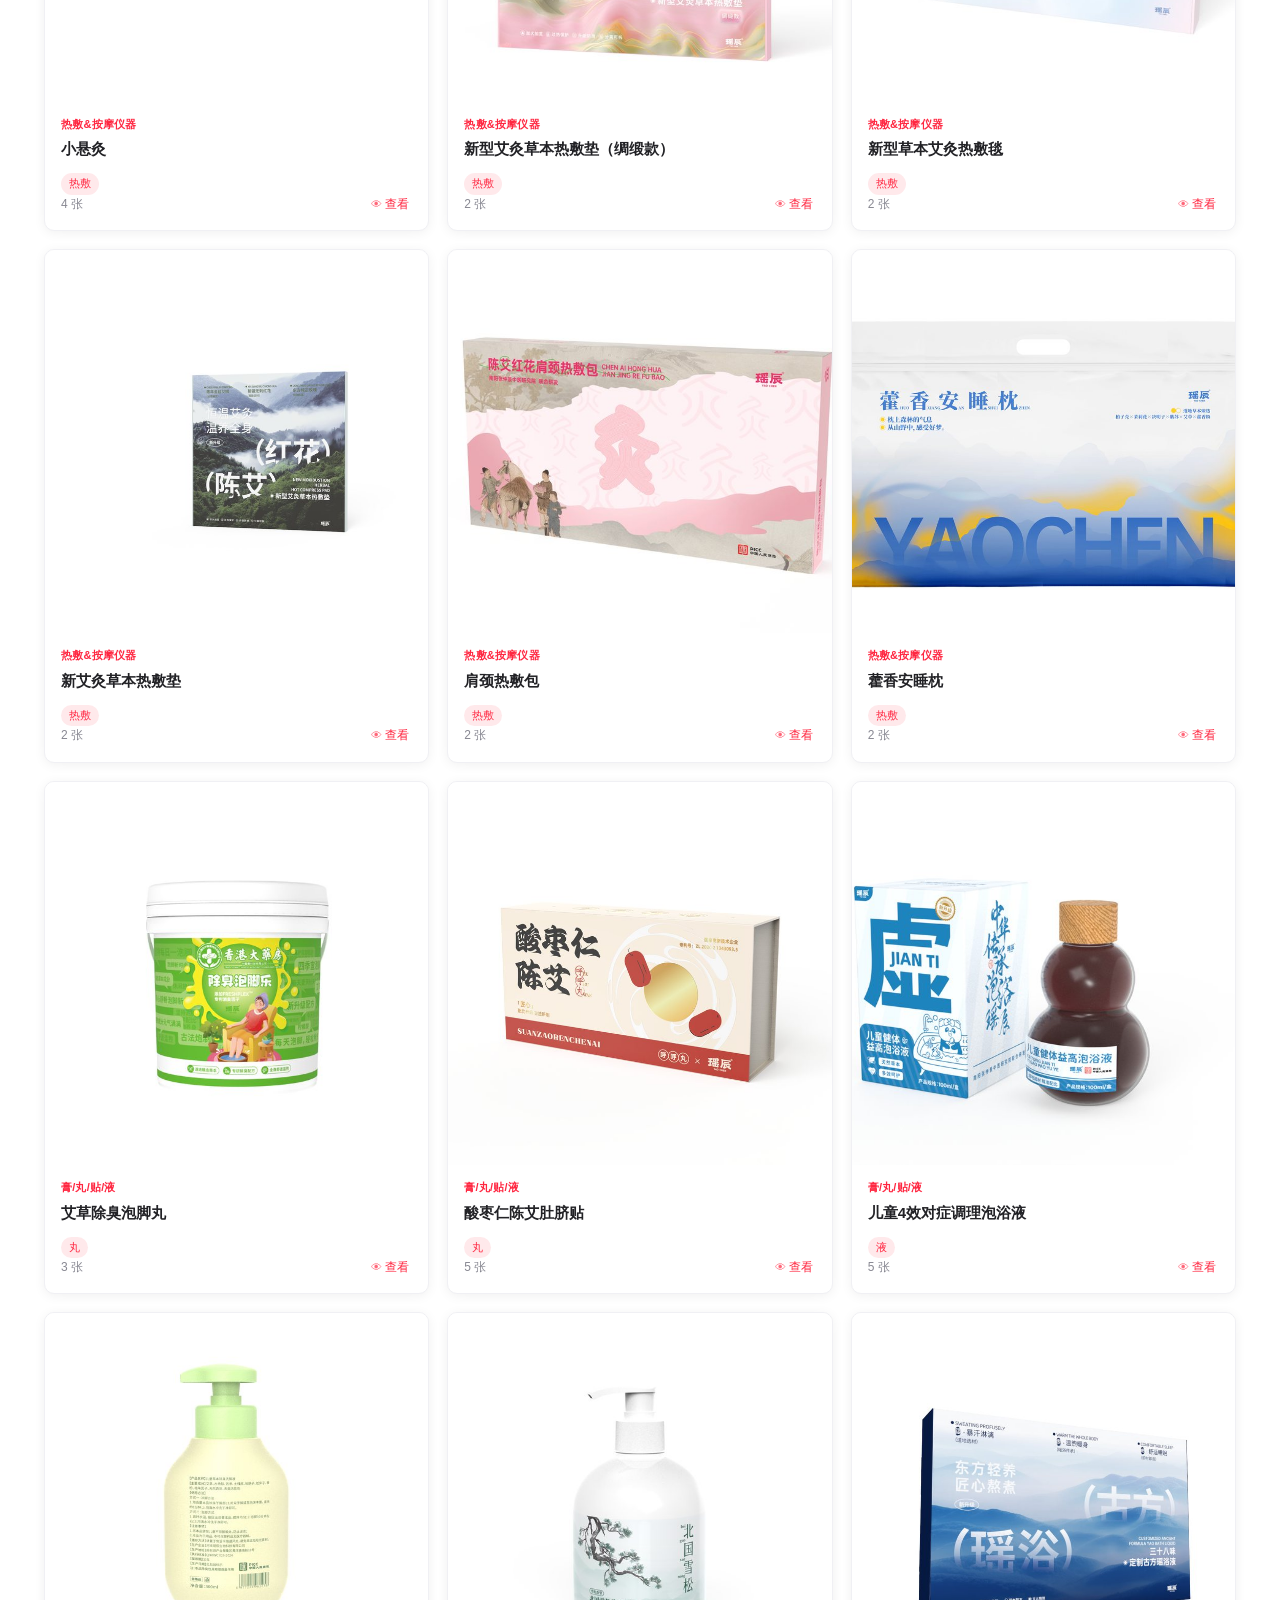
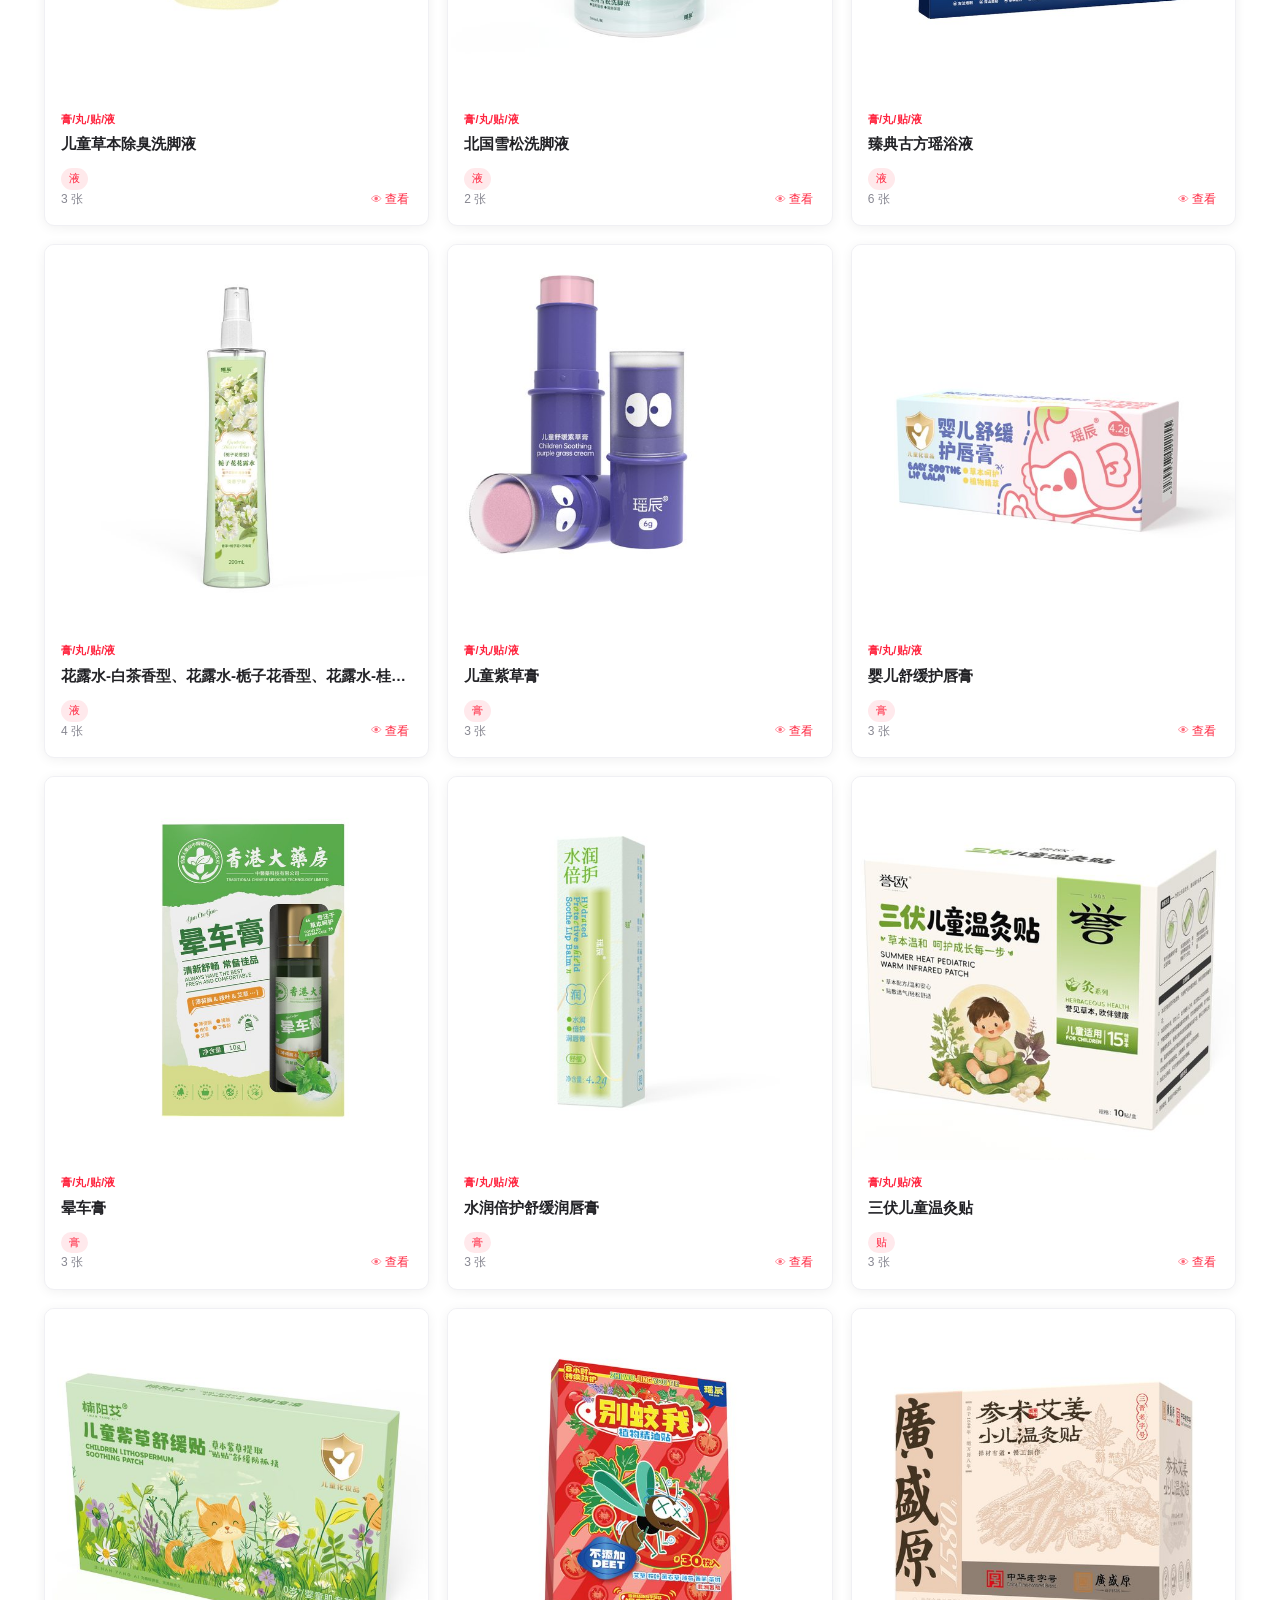
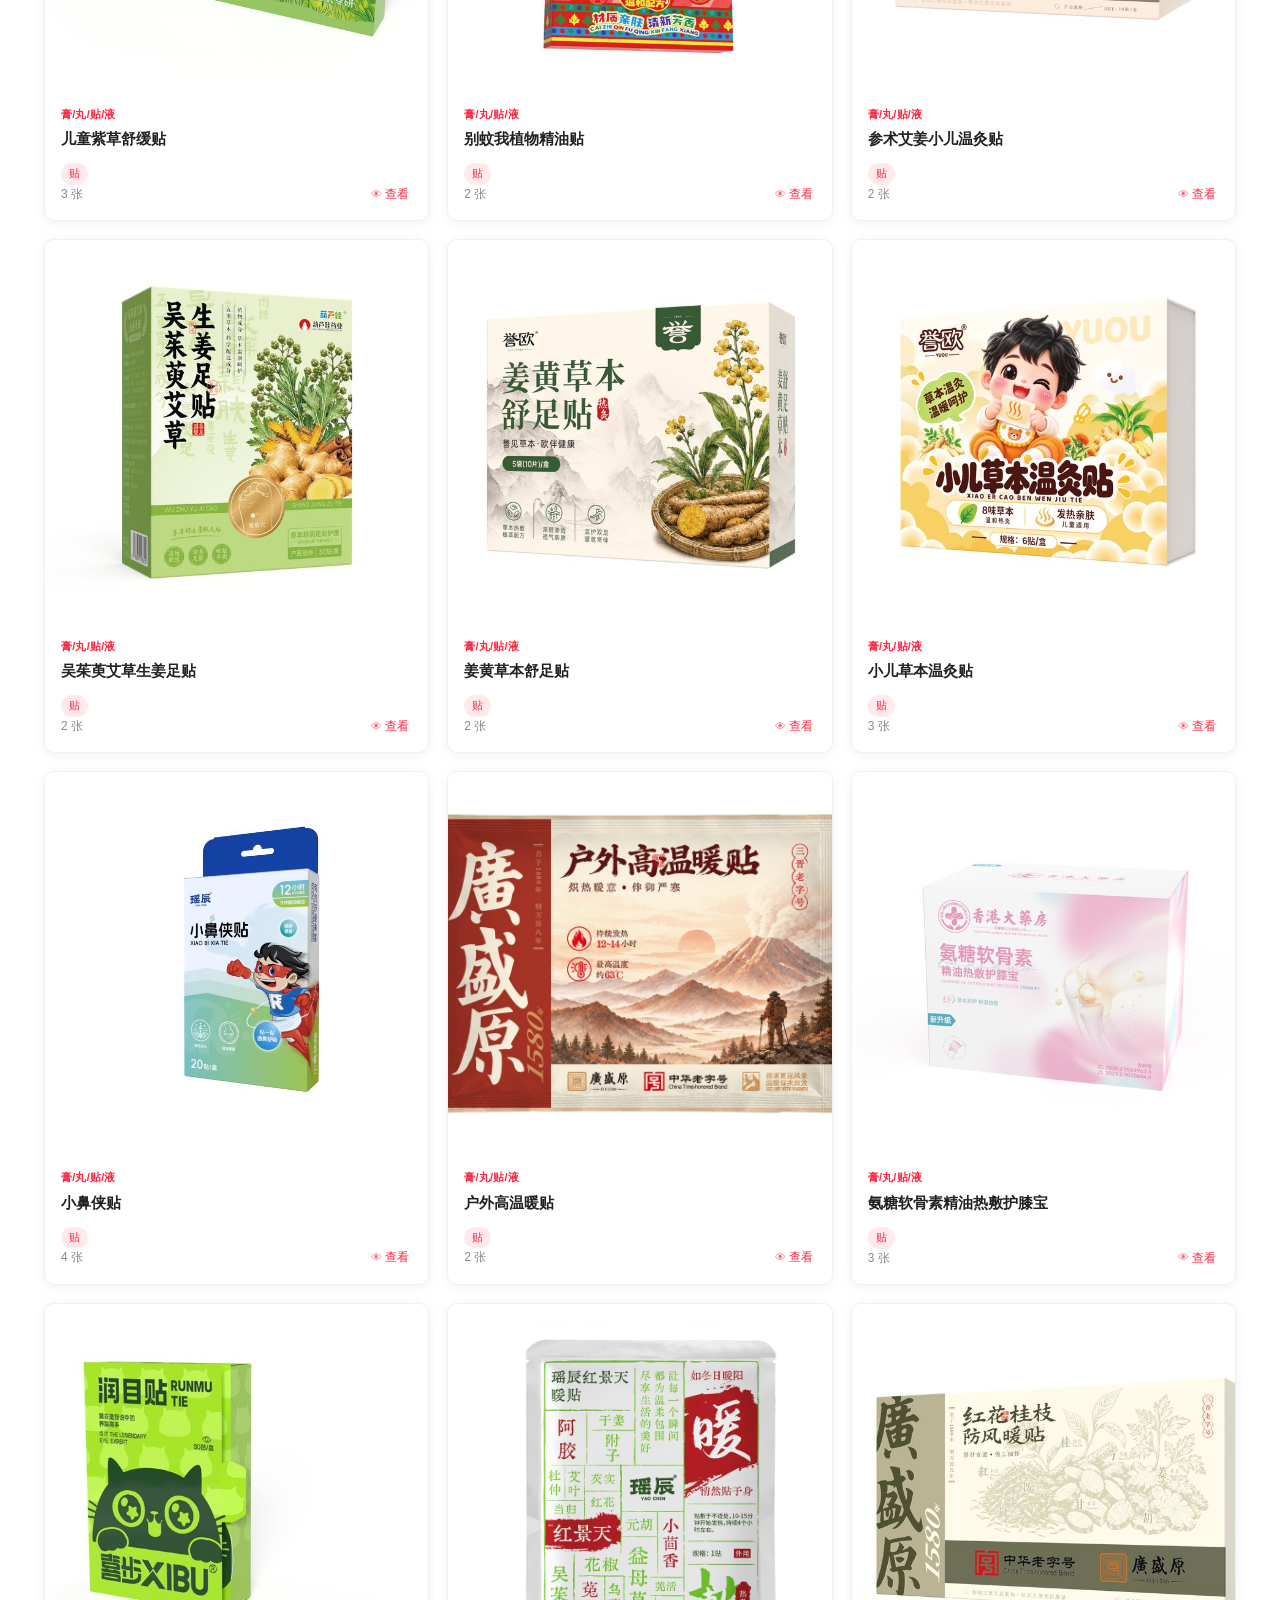
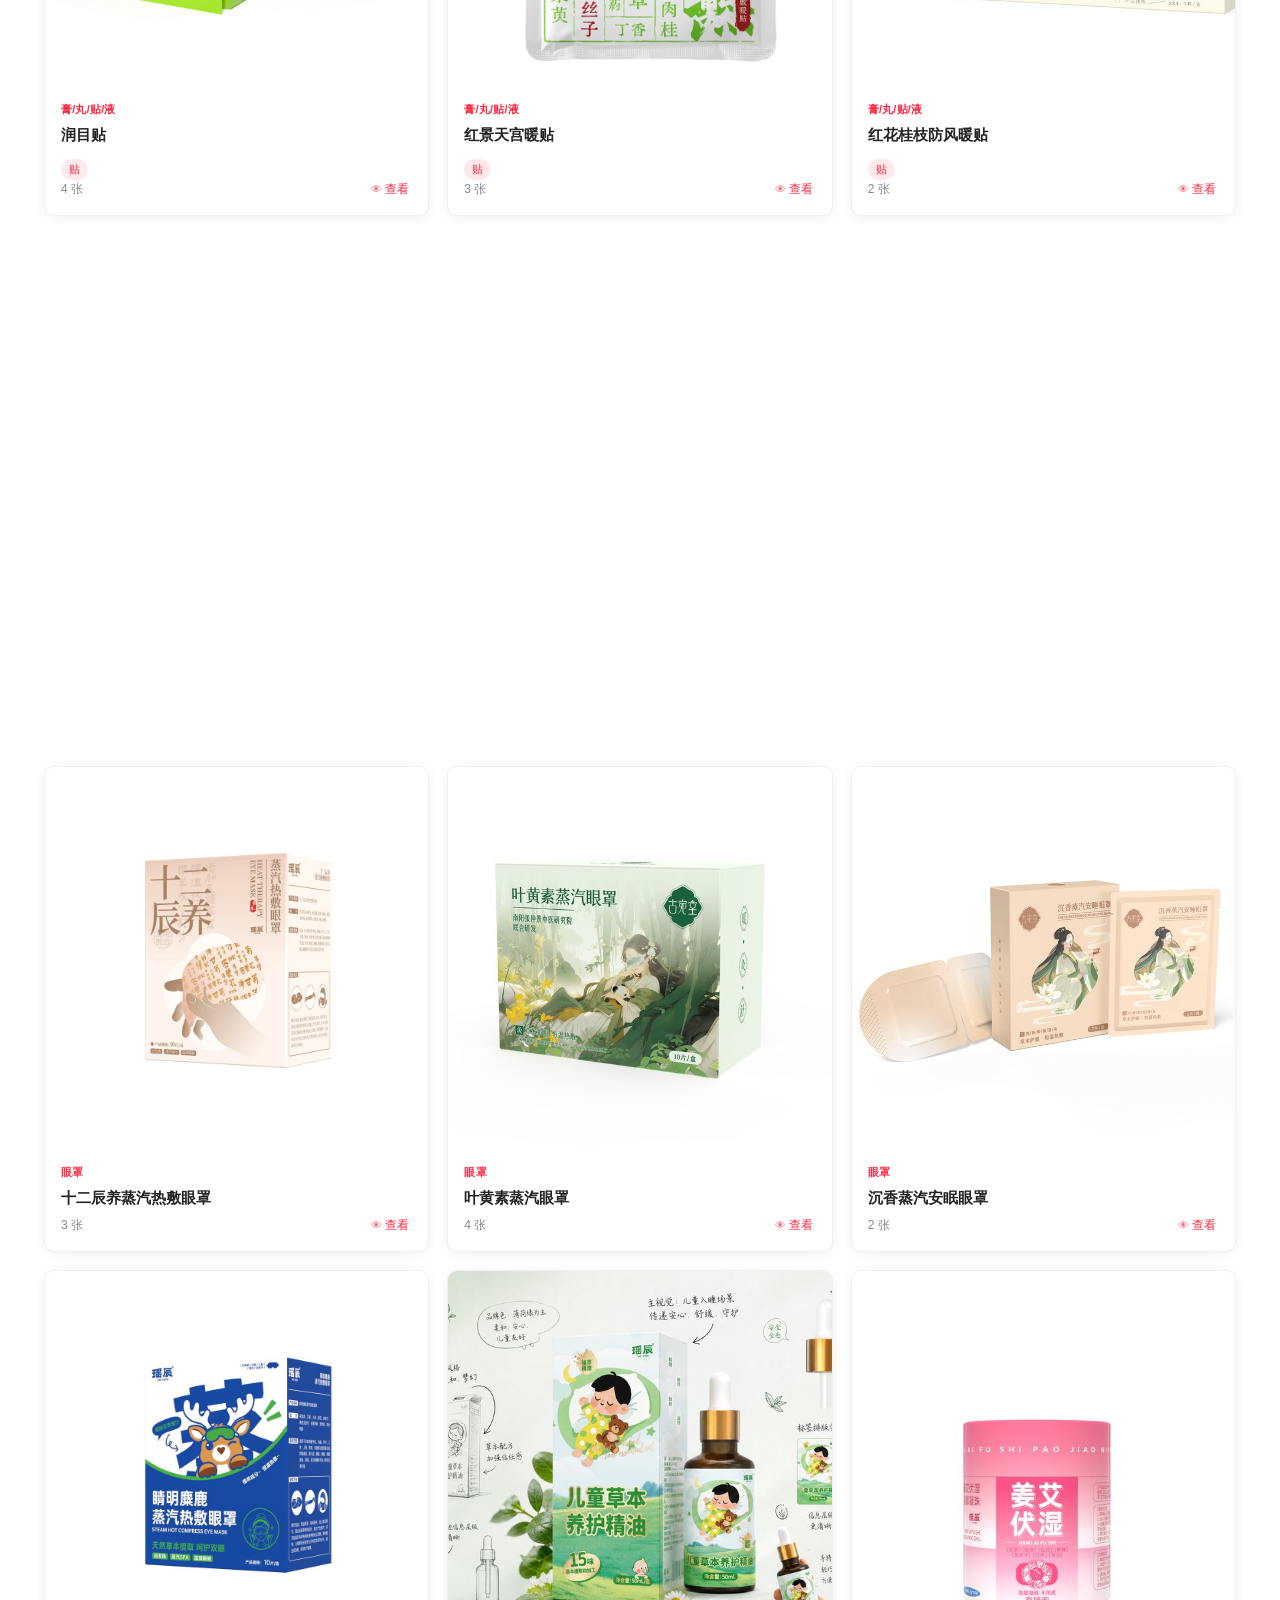
<file: category.html>
<!DOCTYPE html>
<html lang="zh-CN">
<head>
<meta charset="UTF-8">
<meta name="viewport" content="width=device-width, initial-scale=1.0">
<title>作品 · 啊lei啊lei 2026 作品集</title>
<meta name="description" content="啊lei啊lei 作品分类浏览 — 10 大分类、104 个大健康产品视觉项目。">
<link rel="stylesheet" href="assets/css/style.css">
<link rel="icon" href="data:image/svg+xml,<svg xmlns='http://www.w3.org/2000/svg' viewBox='0 0 100 100'><rect width='100' height='100' rx='22' fill='%23ffffff'/><text x='50' y='72' font-size='40' font-family='sans-serif' font-weight='800' text-anchor='middle' fill='%23ff2741'>ALL</text></svg>">
</head>
<body>

<nav class="nav">
  <div class="wrap">
    <a href="index.html" class="brand"><span class="logo">啊lei啊lei</span><span class="sub">作品集 · 2026</span></a>
    <div class="menu" id="menu">
      <a href="index.html">首页</a>
      <a href="category.html" class="active">作品</a>
      <a href="about.html">关于</a>
      <a href="contact.html">联系</a>
      <a href="index.html" class="nav-cta">返回首页</a>
    </div>
    <div class="burger" id="burger"><span></span><span></span><span></span></div>
  </div>
</nav>

<div class="page-head">
  <div class="crumb"><a href="index.html">首页</a> › 作品</div>
  <h1>作品</h1>
  <p class="sub" id="page-sub">104 个项目 · 10 大分类 · 314 张精选视觉</p>
  <div class="filter-bar" id="filter-bar"><div class="loader"><div class="spin"></div></div></div>
  <div class="sub-filter" id="sub-filter"></div>
</div>

<div class="wrap">
  <div class="proj-grid" id="proj-grid"></div>
</div>

<footer>
  <div class="wrap">
    <div class="copy">© 2026 啊lei啊lei · 大健康产品视觉设计</div>
    <div class="flinks">
      <a href="index.html">首页</a>
      <a href="category.html">作品</a>
      <a href="about.html">关于</a>
      <a href="contact.html">联系</a>
    </div>
  </div>
</footer>

<script src="assets/js/app.js"></script>
<script>
PORTFOLIO.ready(function () {
  const D = PORTFOLIO.data;
  const grid = document.getElementById('proj-grid');
  const bar = document.getElementById('filter-bar');
  const subBar = document.getElementById('sub-filter');
  const pageSub = document.getElementById('page-sub');

  let active = new URLSearchParams(location.search).get('category') || 'all';
  let activeSub = 'all';

  function renderBar() {
    const all = D.projects.length;
    let html = '<div class="chip' + (active === 'all' ? ' active' : '') + '" data-cat="all">全部 <span class="count">' + all + '</span></div>';
    D.categories.forEach(c => {
      const cnt = D.projects.filter(p => p.category === c.id).length;
      html += '<div class="chip' + (active === c.id ? ' active' : '') + '" data-cat="' + c.id + '">' + c.name + ' <span class="count">' + cnt + '</span></div>';
    });
    bar.innerHTML = html;
    bar.querySelectorAll('.chip').forEach(chip => chip.addEventListener('click', () => {
      active = chip.dataset.cat; activeSub = 'all';
      const url = active === 'all' ? 'category.html' : 'category.html?category=' + active;
      history.replaceState(null, '', url);
      renderBar(); renderSub(); renderGrid();
      window.scrollTo({ top: 0, behavior: 'smooth' });
    }));
  }

  function renderSub() {
    if (active === 'all') { subBar.innerHTML = ''; return; }
    const cat = PORTFOLIO.catMeta(active);
    const subs = (cat && cat.subcategories) || [];
    if (!subs.length) { subBar.innerHTML = ''; return; }
    let html = '<div class="sub-chip' + (activeSub === 'all' ? ' active' : '') + '" data-sub="all">全部</div>';
    subs.forEach(s => {
      const cnt = D.projects.filter(p => p.category === active && p.subcategory === s.id).length;
      html += '<div class="sub-chip' + (activeSub === s.id ? ' active' : '') + '" data-sub="' + s.id + '">' + s.name + ' ' + cnt + '</div>';
    });
    subBar.innerHTML = html;
    subBar.querySelectorAll('.sub-chip').forEach(chip => chip.addEventListener('click', () => {
      activeSub = chip.dataset.sub; renderSub(); renderGrid();
    }));
  }

  function renderGrid() {
    let list = PORTFOLIO.byCat(active);
    if (active !== 'all' && activeSub !== 'all') list = list.filter(p => p.subcategory === activeSub);
    const meta = active === 'all' ? null : PORTFOLIO.catMeta(active);
    pageSub.textContent = list.length + ' 个项目' + (meta ? ' · ' + meta.name : '') + ' · ' + list.reduce((a, p) => a + p.image_count, 0) + ' 张视觉';
    if (!list.length) { grid.innerHTML = '<div class="empty">该分类暂无项目</div>'; return; }
    grid.innerHTML = list.map((p, i) => {
      const cat = PORTFOLIO.catMeta(p.category);
      const scTag = p.subcategory_name ? '<span class="sc-tag">' + PORTFOLIO.esc(p.subcategory_name) + '</span>' : '';
      return '<a class="proj-card reveal" href="project.html?id=' + encodeURIComponent(p.id) + '" style="transition-delay:' + (i % 9 * 30) + 'ms">' +
        '<div class="thumb"><img src="' + p.thumb + '" alt="' + PORTFOLIO.esc(p.name) + '" loading="lazy"></div>' +
        '<div class="body">' +
          '<div class="cat">' + cat.name + '</div>' +
          '<h3>' + PORTFOLIO.esc(p.name) + '</h3>' +
          scTag +
          '<div class="meta"><span>' + p.image_count + ' 张</span><span class="view">查看</span></div>' +
        '</div>' +
      '</a>';
    }).join('');
    PORTFOLIO.initReveal();
  }

  renderBar(); renderSub(); renderGrid();
  PORTFOLIO.initNav();
});
</script>
</body>
</html>
</file>
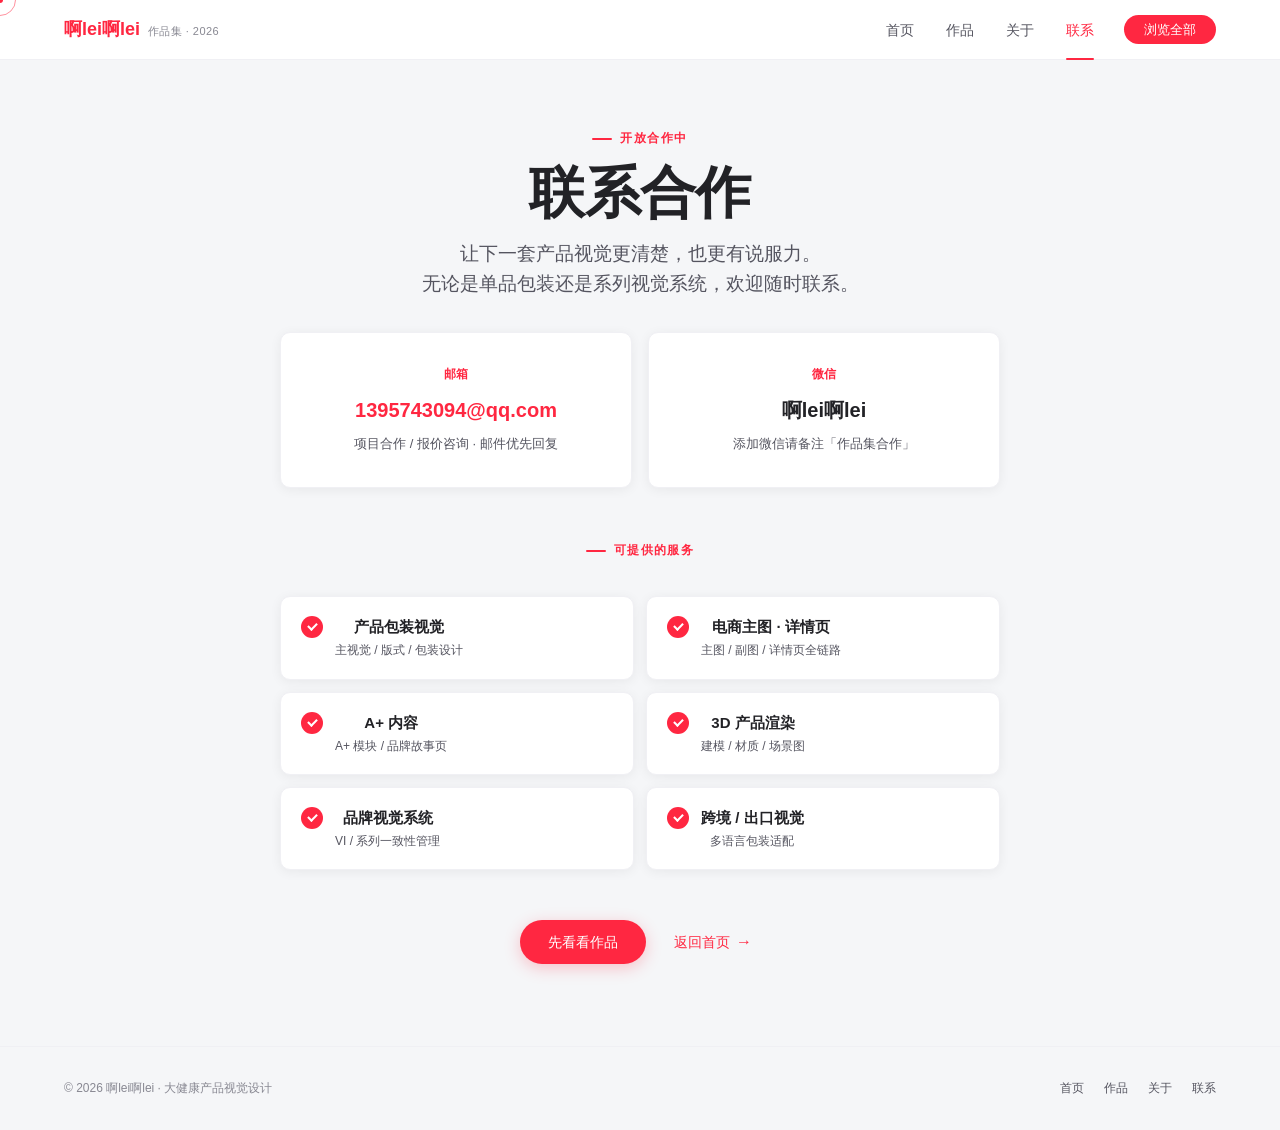
<file: contact.html>
<!DOCTYPE html>
<html lang="zh-CN">
<head>
<meta charset="UTF-8">
<meta name="viewport" content="width=device-width, initial-scale=1.0">
<title>联系 · 啊lei啊lei 2026 作品集</title>
<meta name="description" content="联系啊lei啊lei — 大健康产品视觉设计合作。包装 / 主图 / 详情页 / A+ / 3D 渲染全链路交付。">
<link rel="stylesheet" href="assets/css/style.css">
<link rel="icon" href="data:image/svg+xml,<svg xmlns='http://www.w3.org/2000/svg' viewBox='0 0 100 100'><rect width='100' height='100' rx='22' fill='%23ffffff'/><text x='50' y='72' font-size='40' font-family='sans-serif' font-weight='800' text-anchor='middle' fill='%23ff2741'>ALL</text></svg>">
</head>
<body>

<nav class="nav">
  <div class="wrap">
    <a href="index.html" class="brand"><span class="logo">啊lei啊lei</span><span class="sub">作品集 · 2026</span></a>
    <div class="menu" id="menu">
      <a href="index.html">首页</a>
      <a href="category.html">作品</a>
      <a href="about.html">关于</a>
      <a href="contact.html" class="active">联系</a>
      <a href="category.html" class="nav-cta">浏览全部</a>
    </div>
    <div class="burger" id="burger"><span></span><span></span><span></span></div>
  </div>
</nav>

<section style="padding-top:64px" class="alt">
  <div class="wrap-narrow" style="text-align:center">
    <div class="eyebrow">开放合作中</div>
    <h1 style="font-size:clamp(36px,5.5vw,56px);font-weight:700;letter-spacing:-.01em;line-height:1.15">联系合作</h1>
    <p class="muted" style="font-size:19px;margin-top:14px">让下一套产品视觉更清楚，也更有说服力。<br>无论是单品包装还是系列视觉系统，欢迎随时联系。</p>

    <div class="contact-grid">
      <div class="c-box">
        <div class="lbl">邮箱</div>
        <div class="val"><a href="mailto:1395743094@qq.com">1395743094@qq.com</a></div>
        <div class="note">项目合作 / 报价咨询 · 邮件优先回复</div>
      </div>
      <div class="c-box">
        <div class="lbl">微信</div>
        <div class="val">啊lei啊lei</div>
        <div class="note">添加微信请备注「作品集合作」</div>
      </div>
    </div>

    <div style="margin-top:48px">
      <div class="eyebrow">可提供的服务</div>
      <div class="services">
        <div class="s-item"><div class="ck"></div><div><h4>产品包装视觉</h4><p>主视觉 / 版式 / 包装设计</p></div></div>
        <div class="s-item"><div class="ck"></div><div><h4>电商主图 · 详情页</h4><p>主图 / 副图 / 详情页全链路</p></div></div>
        <div class="s-item"><div class="ck"></div><div><h4>A+ 内容</h4><p>A+ 模块 / 品牌故事页</p></div></div>
        <div class="s-item"><div class="ck"></div><div><h4>3D 产品渲染</h4><p>建模 / 材质 / 场景图</p></div></div>
        <div class="s-item"><div class="ck"></div><div><h4>品牌视觉系统</h4><p>VI / 系列一致性管理</p></div></div>
        <div class="s-item"><div class="ck"></div><div><h4>跨境 / 出口视觉</h4><p>多语言包装适配</p></div></div>
      </div>
    </div>

    <div style="margin-top:48px">
      <a href="category.html" class="btn btn-primary" style="margin-right:16px">先看看作品</a>
      <a href="index.html" class="btn btn-ghost">返回首页</a>
    </div>
  </div>
</section>

<footer>
  <div class="wrap">
    <div class="copy">© 2026 啊lei啊lei · 大健康产品视觉设计</div>
    <div class="flinks">
      <a href="index.html">首页</a>
      <a href="category.html">作品</a>
      <a href="about.html">关于</a>
      <a href="contact.html">联系</a>
    </div>
  </div>
</footer>

<script src="assets/js/app.js"></script>
<script>PORTFOLIO.initNav();</script>
</body>
</html>
</file>
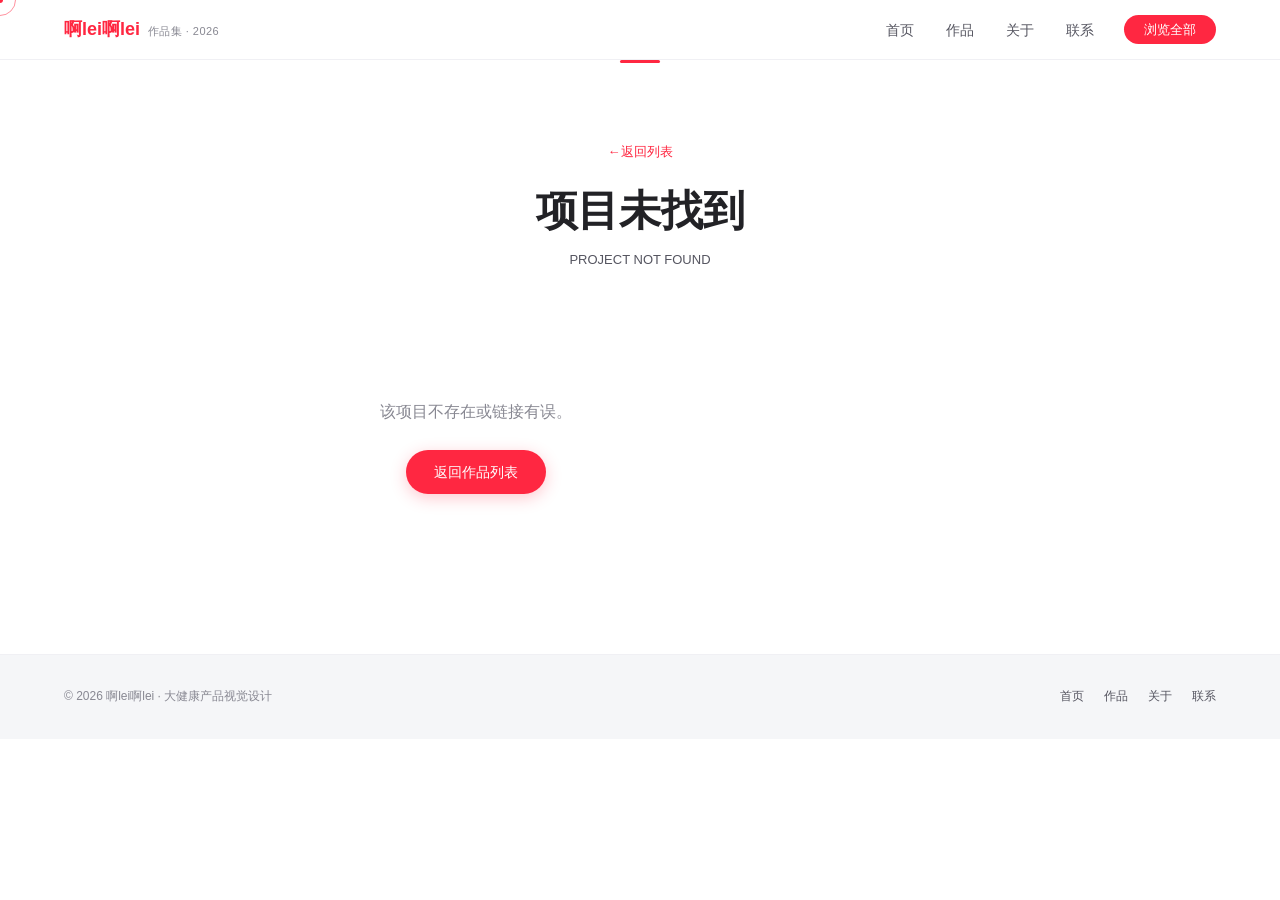
<file: project.html>
<!DOCTYPE html>
<html lang="zh-CN">
<head>
<meta charset="UTF-8">
<meta name="viewport" content="width=device-width, initial-scale=1.0">
<title>项目详情 · 啊lei啊lei 2026 作品集</title>
<meta name="description" content="啊lei啊lei 作品项目详情 — 大健康产品视觉设计交付。">
<link rel="stylesheet" href="assets/css/style.css">
<link rel="icon" href="data:image/svg+xml,<svg xmlns='http://www.w3.org/2000/svg' viewBox='0 0 100 100'><rect width='100' height='100' rx='22' fill='%23ffffff'/><text x='50' y='72' font-size='40' font-family='sans-serif' font-weight='800' text-anchor='middle' fill='%23ff2741'>ALL</text></svg>">
</head>
<body>

<nav class="nav">
  <div class="wrap">
    <a href="index.html" class="brand"><span class="logo">啊lei啊lei</span><span class="sub">作品集 · 2026</span></a>
    <div class="menu" id="menu">
      <a href="index.html">首页</a>
      <a href="category.html">作品</a>
      <a href="about.html">关于</a>
      <a href="contact.html">联系</a>
      <a href="category.html" class="nav-cta">浏览全部</a>
    </div>
    <div class="burger" id="burger"><span></span><span></span><span></span></div>
  </div>
</nav>

<div class="detail-head">
  <div class="wrap-narrow">
    <a href="javascript:history.back()" class="back">返回列表</a>
    <div id="d-title"><div class="loader"><div class="spin"></div></div></div>
  </div>
</div>

<div class="wrap">
  <div class="detail-grid" id="d-grid"></div>
</div>

<footer>
  <div class="wrap">
    <div class="copy">© 2026 啊lei啊lei · 大健康产品视觉设计</div>
    <div class="flinks">
      <a href="index.html">首页</a>
      <a href="category.html">作品</a>
      <a href="about.html">关于</a>
      <a href="contact.html">联系</a>
    </div>
  </div>
</footer>

<script src="assets/js/app.js"></script>
<script>
PORTFOLIO.ready(function () {
  const D = PORTFOLIO.data;
  const id = new URLSearchParams(location.search).get('id');
  const p = id ? PORTFOLIO.get(id) : null;
  const titleEl = document.getElementById('d-title');
  const grid = document.getElementById('d-grid');

  if (!p) {
    titleEl.innerHTML = '<h1>项目未找到</h1><div class="sub">PROJECT NOT FOUND</div>';
    grid.innerHTML = '<div class="empty">该项目不存在或链接有误。<br><br><a href="category.html" class="btn btn-primary">返回作品列表</a></div>';
    PORTFOLIO.initNav(); return;
  }

  const cat = PORTFOLIO.catMeta(p.category);
  document.title = p.name + ' · 啊lei啊lei 2026 作品集';

  const sibs = D.projects.filter(x => x.category === p.category);
  const idx = sibs.findIndex(x => x.id === p.id);
  const prev = sibs[idx - 1], next = sibs[idx + 1];

  titleEl.innerHTML =
    '<h1>' + PORTFOLIO.esc(p.name) + '</h1>' +
    '<div class="sub">' + cat.name + (p.subcategory_name ? ' <span class="sep">·</span> ' + PORTFOLIO.esc(p.subcategory_name) : '') +
    ' <span class="sep">·</span> ' + p.image_count + ' 张视觉</div>';

  const mainHtml = p.images.map((src, i) =>
    '<figure><img src="' + src + '" alt="' + PORTFOLIO.esc(p.name) + ' · ' + (i + 1) + '" loading="' + (i === 0 ? 'eager' : 'lazy') + '"></figure>'
  ).join('');

  const sideHtml =
    '<aside class="detail-side">' +
      '<div class="info-card">' +
        '<div class="ttl">项目信息</div>' +
        '<div class="ik"><span class="k">分类</span><span class="v">' + cat.name + '</span></div>' +
        (p.subcategory_name ? '<div class="ik"><span class="k">子分类</span><span class="v">' + PORTFOLIO.esc(p.subcategory_name) + '</span></div>' : '') +
        '<div class="ik"><span class="k">视觉数量</span><span class="v">' + p.image_count + ' 张</span></div>' +
        '<div class="ik"><span class="k">设计师</span><span class="v">啊lei啊lei</span></div>' +
        '<div class="ik"><span class="k">交付类型</span><span class="v">包装 / 主图</span></div>' +
      '</div>' +
      '<div class="info-card">' +
        '<div class="ttl">切换项目</div>' +
        (prev ? '<a class="ik" style="display:flex" href="project.html?id=' + encodeURIComponent(prev.id) + '"><span class="k">上一个</span><span class="v" style="color:var(--blue)">' + PORTFOLIO.esc(prev.name) + '</span></a>' : '<div class="ik"><span class="k">上一个</span><span class="v" style="color:var(--ink-muted)">无</span></div>') +
        (next ? '<a class="ik" style="display:flex" href="project.html?id=' + encodeURIComponent(next.id) + '"><span class="k">下一个</span><span class="v" style="color:var(--blue)">' + PORTFOLIO.esc(next.name) + '</span></a>' : '<div class="ik"><span class="k">下一个</span><span class="v" style="color:var(--ink-muted)">无</span></div>') +
        '<a class="ik" style="display:flex" href="category.html?category=' + p.category + '"><span class="k">分类列表</span><span class="v" style="color:var(--blue)">查看全部</span></a>' +
      '</div>' +
    '</aside>';

  grid.innerHTML = '<div class="detail-main">' + mainHtml + '</div>' + sideHtml;
  PORTFOLIO.initNav();
});
</script>
</body>
</html>
</file>
<file: assets/css/style.css>
/* ============================================================
   啊lei啊lei · 2026 作品集 — ZCOOL Style Design System
   亮色白底 / 站酷红 / 白色作品卡 / 瀑布流数据感
   ============================================================ */

:root {
  /* —— 亮色背景层级 —— */
  --bg:          #ffffff;
  --bg-alt:      #f5f6f8;
  --bg-tile:     #fafafa;
  --bg-card:     #ffffff;
  --bg-dark:     #1a1a1e;

  /* —— 文字层级 —— */
  --ink:         #222226;
  --ink-sub:     #555560;
  --ink-muted:   #888892;
  --ink-faint:   #b8b8c0;

  /* —— 站酷红主色 —— */
  --red:         #ff2741;
  --red-bright:  #ff3d55;
  --red-deep:    #e0203a;
  --red-soft:    rgba(255,39,65,.10);
  --red-line:    rgba(255,39,65,.28);

  /* —— 边框 —— */
  --border:       #e8e8ee;
  --border-soft:  #f0f0f4;

  /* —— 圆角 —— */
  --radius:       10px;
  --radius-lg:    14px;
  --radius-pill:  999px;

  /* —— 投影 —— */
  --shadow:       0 2px 12px rgba(0,0,0,.06);
  --shadow-hover: 0 12px 36px rgba(0,0,0,.12), 0 0 0 1px rgba(255,39,65,.12);

  /* —— 字体 —— */
  --font:        "PingFang SC", "Microsoft YaHei", -apple-system, BlinkMacSystemFont,
                 "Segoe UI", "Hiragino Sans GB", Roboto, "Source Han Sans SC", sans-serif;
  --maxw: 1240px;
  --maxw-narrow: 980px;
}

* { box-sizing: border-box; margin: 0; padding: 0; }
html { scroll-behavior: smooth; -webkit-text-size-adjust: 100%; }

body {
  background: var(--bg);
  color: var(--ink);
  font-family: var(--font);
  font-size: 14px;
  line-height: 1.6;
  font-weight: 400;
  -webkit-font-smoothing: antialiased;
  -moz-osx-font-smoothing: grayscale;
  overflow-x: hidden;
  cursor: none;
}

a { color: var(--red); text-decoration: none; transition: color .25s ease; }
a:hover { color: var(--red-deep); }
img { max-width: 100%; display: block; }
::selection { background: var(--red-soft); color: var(--red); }

::-webkit-scrollbar { width: 8px; }
::-webkit-scrollbar-track { background: var(--bg-alt); }
::-webkit-scrollbar-thumb { background: #d0d0d8; border-radius: 4px; }
::-webkit-scrollbar-thumb:hover { background: var(--red); }

/* ============================================================
   自定义光标（站酷红）
   ============================================================ */
.cursor-dot, .cursor-ring {
  position: fixed; top: 0; left: 0;
  pointer-events: none; z-index: 9999;
  border-radius: 50%;
  transform: translate(-50%, -50%);
}
.cursor-dot {
  width: 6px; height: 6px;
  background: var(--red);
  transition: transform .12s ease, opacity .2s;
}
.cursor-ring {
  width: 32px; height: 32px;
  border: 1.5px solid rgba(255,39,65,.5);
  transition: transform .25s cubic-bezier(.22,1,.36,1), width .25s, height .25s, border-color .25s, background .25s, opacity .2s;
}
.cursor-ring.hover {
  width: 52px; height: 52px;
  border-color: var(--red);
  background: rgba(255,39,65,.06);
}
.cursor-ring.click { transform: translate(-50%, -50%) scale(.8); }
@media (max-width: 900px), (hover: none) {
  body { cursor: auto; }
  .cursor-dot, .cursor-ring { display: none; }
}

/* ============================================================
   滚动进度条（站酷红）
   ============================================================ */
.scroll-progress {
  position: fixed; top: 0; left: 0; height: 3px;
  width: 0%; z-index: 200;
  background: linear-gradient(90deg, var(--red-deep), var(--red), var(--red-bright));
  box-shadow: 0 0 10px rgba(255,39,65,.5);
  transition: width .1s linear;
}

/* ---------- helpers ---------- */
.wrap { max-width: var(--maxw); margin: 0 auto; padding: 0 24px; }
.wrap-narrow { max-width: var(--maxw-narrow); margin: 0 auto; padding: 0 24px; }

.eyebrow {
  font-size: 12px; font-weight: 600; color: var(--red);
  letter-spacing: .12em; margin-bottom: 12px;
  display: inline-flex; align-items: center; gap: 8px;
}
.eyebrow::before {
  content: ""; width: 20px; height: 2px; background: var(--red);
  display: inline-block; border-radius: 2px;
}
.hl { font-weight: 600; color: var(--red); }
.muted { color: var(--ink-sub); }

/* ============================================================
   NAV — 站酷式白色导航 + 红色 logo
   ============================================================ */
.nav {
  position: sticky; top: 0; z-index: 100;
  height: 60px;
  background: rgba(255,255,255,.92);
  backdrop-filter: blur(20px) saturate(140%);
  -webkit-backdrop-filter: blur(20px) saturate(140%);
  border-bottom: 1px solid var(--border-soft);
  transition: background .4s ease, box-shadow .4s ease;
}
.nav.scrolled {
  background: rgba(255,255,255,.98);
  box-shadow: 0 2px 20px rgba(0,0,0,.08);
}
.nav .wrap { display: flex; align-items: center; justify-content: space-between; height: 100%; max-width: 1200px; }

.brand { display: flex; align-items: baseline; gap: 8px; font-weight: 700; font-size: 18px; color: var(--red); letter-spacing: 0; transition: opacity .25s; }
.brand:hover { opacity: .8; }
.brand .logo { color: var(--red); }
.brand .sub { font-size: 11px; font-weight: 400; color: var(--ink-muted); letter-spacing: .04em; }

.menu { display: flex; align-items: center; gap: 0; }
.menu a {
  position: relative;
  font-size: 14px; color: var(--ink-sub); padding: 0 16px; line-height: 60px;
  font-weight: 500; transition: color .25s ease; text-decoration: none;
}
/* 红色下划线指示器 */
.menu a::after {
  content: ""; position: absolute; bottom: 0; left: 16px; right: 16px;
  height: 2px; background: var(--red); border-radius: 2px;
  transform: scaleX(0); transform-origin: center;
  transition: transform .3s cubic-bezier(.22,1,.36,1);
}
.menu a:hover { color: var(--red); text-decoration: none; }
.menu a:hover::after, .menu a.active::after { transform: scaleX(1); }
.menu a.active { color: var(--red); }

.menu .nav-cta {
  background: var(--red); color: #fff;
  padding: 8px 20px; border-radius: var(--radius-pill);
  font-size: 13px; font-weight: 500; line-height: 1; margin-left: 14px;
  transition: all .3s cubic-bezier(.22,1,.36,1);
  overflow: hidden; position: relative;
}
.menu .nav-cta::after { display: none; }
.menu .nav-cta::before {
  content: ""; position: absolute; inset: 0;
  background: var(--red-deep);
  transform: translateY(100%); transition: transform .35s cubic-bezier(.22,1,.36,1);
  z-index: -1;
}
.menu .nav-cta:hover { color: #fff; text-decoration: none; box-shadow: 0 6px 20px rgba(255,39,65,.35); }
.menu .nav-cta:hover::before { transform: translateY(0); }

.burger { display: none; flex-direction: column; gap: 5px; cursor: pointer; padding: 8px; }
.burger span { width: 22px; height: 2px; background: var(--ink); border-radius: 2px; transition: all .3s; }
.burger.open span:nth-child(1) { transform: translateY(7px) rotate(45deg); }
.burger.open span:nth-child(2) { opacity: 0; }
.burger.open span:nth-child(3) { transform: translateY(-7px) rotate(-45deg); }

@media (max-width: 834px) {
  .menu { display: none; position: absolute; top: 60px; left: 0; right: 0; flex-direction: column; background: rgba(255,255,255,.99); backdrop-filter: blur(20px); border-bottom: 1px solid var(--border); padding: 12px 0; }
  .menu.open { display: flex; }
  .menu a { padding: 16px 24px; line-height: 1.4; font-size: 15px; }
  .menu a::after { left: 24px; right: auto; width: 20px; }
  .menu .nav-cta { margin: 12px 24px; text-align: center; }
  .burger { display: flex; }
  .brand .sub { display: none; }
}

/* ============================================================
   HERO — 站酷式亮色首屏 + 红色渐变标题
   ============================================================ */
.hero {
  text-align: center;
  padding: 80px 24px 64px;
  background: var(--bg);
  position: relative;
}
.hero::before {
  content: ""; position: absolute; inset: 0;
  background: radial-gradient(ellipse at 50% 0%, var(--red-soft) 0%, transparent 50%);
  pointer-events: none;
}
.hero .eyebrow { font-size: 13px; }
.hero h1 {
  font-size: clamp(38px, 6vw, 64px); font-weight: 700; letter-spacing: -.01em;
  line-height: 1.15; color: var(--ink); margin-bottom: 20px;
}
.hero h1 .grad {
  background: linear-gradient(120deg, var(--red-deep) 0%, var(--red) 50%, var(--red-bright) 100%);
  -webkit-background-clip: text; background-clip: text; -webkit-text-fill-color: transparent;
}
.hero .lede {
  font-size: clamp(16px, 2vw, 18px); font-weight: 400; color: var(--ink-sub);
  max-width: 640px; margin: 0 auto 32px; line-height: 1.7;
}
.hero .lede b { color: var(--red); font-weight: 600; }
.hero-cta { display: flex; gap: 16px; justify-content: center; align-items: center; flex-wrap: wrap; }

/* buttons */
.btn {
  display: inline-flex; align-items: center; gap: 6px;
  font-size: 14px; font-weight: 500; padding: 11px 28px;
  border-radius: var(--radius-pill);
  transition: all .3s cubic-bezier(.22,1,.36,1);
  text-decoration: none;
  position: relative; overflow: hidden; cursor: none;
}
.btn-primary {
  background: var(--red); color: #fff;
  box-shadow: 0 4px 16px rgba(255,39,65,.25);
}
.btn-primary:hover {
  background: var(--red-deep); color: #fff; text-decoration: none;
  box-shadow: 0 8px 28px rgba(255,39,65,.4);
  transform: translateY(-2px);
}
.btn-primary::before {
  content: ""; position: absolute; top: 0; left: -120%;
  width: 80%; height: 100%;
  background: linear-gradient(110deg, transparent, rgba(255,255,255,.35), transparent);
  transition: left .6s cubic-bezier(.22,1,.36,1);
}
.btn-primary:hover::before { left: 130%; }

.btn-ghost { color: var(--red); padding: 11px 8px; }
.btn-ghost:hover { color: var(--red-deep); text-decoration: none; }
.btn-ghost::after { content: " \2192"; font-size: 16px; transition: transform .3s; display: inline-block; }
.btn-ghost:hover::after { transform: translateX(4px); }

.btn-outline { border: 1px solid var(--red-line); color: var(--red); background: transparent; }
.btn-outline:hover { background: var(--red); color: #fff; text-decoration: none; border-color: var(--red); }

/* hero showcase tile row */
.hero-showcase {
  margin-top: 56px; display: grid; grid-template-columns: repeat(4, 1fr); gap: 14px;
  max-width: var(--maxw); margin-left: auto; margin-right: auto;
}
.hero-showcase .tile {
  aspect-ratio: 1; border-radius: var(--radius); overflow: hidden;
  background: var(--bg-alt);
  border: 1px solid var(--border-soft);
  position: relative;
  transition: transform .5s cubic-bezier(.22,1,.36,1), box-shadow .4s;
}
.hero-showcase .tile:hover {
  transform: translateY(-6px);
  box-shadow: var(--shadow-hover);
}
.hero-showcase .tile img {
  width: 100%; height: 100%; object-fit: cover;
  transition: transform .6s cubic-bezier(.22,1,.36,1);
}
.hero-showcase .tile:hover img { transform: scale(1.08); }
@media (max-width: 834px) { .hero-showcase { grid-template-columns: repeat(2, 1fr); } }

/* ============================================================
   SECTIONS
   ============================================================ */
section { padding: 80px 0; }
section.alt { background: var(--bg-alt); }
.sec-head { text-align: center; max-width: 720px; margin: 0 auto 48px; }
.sec-head h2 {
  font-size: clamp(28px, 4vw, 40px); font-weight: 700; letter-spacing: -.005em;
  color: var(--ink); line-height: 1.2; margin-bottom: 12px;
}
.sec-head .sub { font-size: clamp(15px, 2vw, 17px); color: var(--ink-sub); line-height: 1.6; }
.sec-head.left { text-align: left; margin-left: 0; }

/* ============================================================
   FEATURED TILES — 站酷作品卡风格
   ============================================================ */
.feat-grid { display: grid; grid-template-columns: repeat(3, 1fr); gap: 18px; }
.feat-card {
  position: relative; border-radius: var(--radius); overflow: hidden;
  background: var(--bg-card);
  border: 1px solid var(--border-soft);
  box-shadow: var(--shadow);
  transition: transform .4s cubic-bezier(.22,1,.36,1), box-shadow .4s, border-color .3s;
  display: flex; flex-direction: column; text-decoration: none;
}
.feat-card:hover {
  transform: translateY(-6px);
  box-shadow: var(--shadow-hover);
  border-color: var(--red-line);
  text-decoration: none;
}
.feat-card .img-wrap { aspect-ratio: 1; overflow: hidden; background: var(--bg-alt); }
.feat-card .img-wrap img {
  width: 100%; height: 100%; object-fit: cover;
  transition: transform .6s cubic-bezier(.22,1,.36,1);
}
.feat-card:hover .img-wrap img { transform: scale(1.06); }
.feat-card .info { padding: 16px 18px 18px; }
.feat-card .cat { font-size: 12px; font-weight: 600; color: var(--red); letter-spacing: .02em; }
.feat-card h3 {
  font-size: 16px; font-weight: 600; color: var(--ink); margin-top: 6px;
  letter-spacing: 0; line-height: 1.4;
  display: -webkit-box; -webkit-line-clamp: 1; -webkit-box-orient: vertical; overflow: hidden;
}
.feat-card .more { font-size: 12px; color: var(--ink-muted); margin-top: 10px; display: flex; align-items: center; gap: 4px; transition: color .25s; }
.feat-card .more::after { content: "\1F441"; font-size: 12px; opacity: .6; }
.feat-card:hover .more { color: var(--red); }
.feat-more { text-align: center; margin-top: 40px; }
@media (max-width: 834px) { .feat-grid { grid-template-columns: repeat(2, 1fr); } }
@media (max-width: 480px) { .feat-grid { grid-template-columns: 1fr; } }

/* ============================================================
   CATEGORY INDEX — 站酷风格分类瓦片
   ============================================================ */
.cat-grid { display: grid; grid-template-columns: repeat(4, 1fr); gap: 14px; }
.cat-tile {
  position: relative; overflow: hidden;
  border-radius: var(--radius); padding: 24px 22px; min-height: 130px;
  display: flex; flex-direction: column; justify-content: space-between;
  transition: transform .4s cubic-bezier(.22,1,.36,1), box-shadow .4s, border-color .3s;
  text-decoration: none; color: var(--ink);
  background: var(--bg-card);
  border: 1px solid var(--border-soft);
  box-shadow: var(--shadow);
  cursor: none;
}
.cat-tile::before {
  content: ""; position: absolute; top: 0; left: 0; width: 4px; height: 100%;
  background: var(--red);
  transform: scaleY(0); transform-origin: top; transition: transform .4s cubic-bezier(.22,1,.36,1);
}
.cat-tile:hover {
  transform: translateY(-4px);
  text-decoration: none; color: var(--ink);
  box-shadow: var(--shadow-hover);
  border-color: var(--red-line);
}
.cat-tile:hover::before { transform: scaleY(1); }
.cat-tile .ct-name { font-size: 18px; font-weight: 700; letter-spacing: 0; color: var(--ink); }
.cat-tile .ct-en { font-size: 11px; color: var(--ink-muted); margin-top: 3px; letter-spacing: .08em; }
.cat-tile .ct-meta { font-size: 12px; color: var(--ink-sub); line-height: 1.5; }
.cat-tile .ct-meta b { color: var(--red); font-weight: 700; }
.cat-tile .ct-link { font-size: 12px; color: var(--red); margin-top: 10px; font-weight: 500; }
.cat-tile .ct-link::after { content: " \2192"; transition: transform .3s; display: inline-block; }
.cat-tile:hover .ct-link::after { transform: translateX(4px); }

/* 各分类微调底色（亮色系，红色调点缀） */
.cat-tile.c1  { background: #ffffff; }
.cat-tile.c2  { background: #fffafa; }
.cat-tile.c3  { background: #fffafc; }
.cat-tile.c4  { background: #fffefe; }
.cat-tile.c5  { background: #fffafa; }
.cat-tile.c6  { background: #fffafc; }
.cat-tile.c7  { background: #ffffff; }
.cat-tile.c8  { background: #fffafa; }
.cat-tile.c9  { background: #fffafc; }
.cat-tile.c10 { background: #fffefe; }

@media (max-width: 1000px) { .cat-grid { grid-template-columns: repeat(3, 1fr); } }
@media (max-width: 640px) { .cat-grid { grid-template-columns: repeat(2, 1fr); } }

/* ============================================================
   ABOUT BLOCK
   ============================================================ */
.about-block { display: grid; grid-template-columns: 1fr 1.5fr; gap: 56px; align-items: center; max-width: 980px; margin: 0 auto; }
.about-portrait {
  aspect-ratio: 1; border-radius: var(--radius-lg); overflow: hidden;
  background: linear-gradient(135deg, var(--red-soft) 0%, #fff 100%);
  border: 1px solid var(--red-line);
  display: flex; align-items: center; justify-content: center; position: relative;
  box-shadow: var(--shadow);
}
.about-portrait::after {
  content: ""; position: absolute; inset: 0;
  background: radial-gradient(circle at 30% 30%, var(--red-soft), transparent 60%);
  pointer-events: none;
}
.about-portrait .mono-glyph {
  font-size: clamp(64px, 10vw, 110px); font-weight: 800;
  color: var(--red);
  letter-spacing: -.02em; line-height: 1;
}
.about-portrait .badge {
  position: absolute; bottom: 18px; left: 18px;
  background: rgba(255,255,255,.95);
  backdrop-filter: blur(10px);
  border: 1px solid var(--red-line);
  border-radius: var(--radius-pill); padding: 6px 14px;
  font-size: 12px; font-weight: 600; color: var(--red); letter-spacing: .02em;
}
.about-text .quote {
  font-size: clamp(22px, 2.8vw, 30px); font-weight: 700; letter-spacing: 0;
  line-height: 1.35; color: var(--ink); margin-bottom: 20px;
}
.about-text .quote .hl { color: var(--red); }
.about-text p { font-size: 15px; color: var(--ink-sub); line-height: 1.75; margin-bottom: 16px; }
.about-stats { display: flex; gap: 40px; margin-top: 28px; }
.about-stats .s .n {
  font-size: 36px; font-weight: 800; color: var(--red);
  letter-spacing: -.01em; line-height: 1;
}
.about-stats .s .l { font-size: 12px; color: var(--ink-muted); margin-top: 6px; }
@media (max-width: 834px) { .about-block { grid-template-columns: 1fr; gap: 36px; } .about-portrait { max-width: 320px; margin: 0 auto; } }

/* ============================================================
   CTA strip — 红色品牌区
   ============================================================ */
.cta-strip {
  background: var(--bg-dark); color: #fff; text-align: center; padding: 88px 24px;
  position: relative; overflow: hidden;
}
.cta-strip::before {
  content: ""; position: absolute; inset: 0;
  background: radial-gradient(ellipse at 50% 50%, rgba(255,39,65,.18) 0%, transparent 55%);
  pointer-events: none;
}
.cta-strip .eyebrow { color: var(--red-bright); }
.cta-strip .eyebrow::before { background: var(--red-bright); }
.cta-strip h3 {
  font-size: clamp(26px, 4vw, 40px); font-weight: 700; letter-spacing: 0;
  margin-bottom: 14px; color: #fff;
}
.cta-strip p { color: #b0b0b8; font-size: 17px; margin-bottom: 28px; }
.cta-strip .btn-primary { background: var(--red); }
.cta-strip .btn-primary:hover { background: var(--red-bright); }
.cta-strip .mail-link {
  display: inline-block; color: var(--red-bright); font-size: 18px; font-weight: 500;
  border-bottom: 1px solid var(--red-line); transition: all .3s;
}
.cta-strip .mail-link:hover { color: #fff; border-bottom-color: var(--red-bright); }

/* ============================================================
   FOOTER
   ============================================================ */
footer { background: var(--bg-alt); padding: 32px 0; border-top: 1px solid var(--border-soft); }
footer .wrap { display: flex; flex-wrap: wrap; justify-content: space-between; align-items: center; gap: 16px; max-width: 1200px; }
footer .copy { font-size: 12px; color: var(--ink-muted); }
footer .flinks { display: flex; gap: 20px; }
footer .flinks a { font-size: 12px; color: var(--ink-sub); }
footer .flinks a:hover { color: var(--red); text-decoration: none; }

/* ============================================================
   PAGE HEAD (category / about / contact)
   ============================================================ */
.page-head { text-align: center; padding: 80px 24px 40px; position: relative; }
.page-head::before {
  content: ""; position: absolute; top: 0; left: 50%; transform: translateX(-50%);
  width: 40px; height: 3px; background: var(--red); border-radius: 3px;
}
.page-head .crumb { font-size: 12px; color: var(--ink-muted); margin-bottom: 16px; }
.page-head .crumb a { color: var(--ink-sub); }
.page-head h1 {
  font-size: clamp(36px, 5.5vw, 56px); font-weight: 700; letter-spacing: -.01em;
  color: var(--ink); line-height: 1.15;
}
.page-head .sub { font-size: clamp(15px, 2vw, 17px); color: var(--ink-sub); margin-top: 12px; }

/* filter chips */
.filter-bar { display: flex; flex-wrap: wrap; gap: 8px; justify-content: center; margin-top: 32px; }
.chip {
  font-size: 13px; color: var(--ink-sub); padding: 8px 18px; border-radius: var(--radius-pill);
  border: 1px solid var(--border); background: #fff; cursor: none;
  transition: all .25s cubic-bezier(.22,1,.36,1); user-select: none; white-space: nowrap;
  font-weight: 500;
}
.chip:hover { border-color: var(--red); color: var(--red); background: var(--red-soft); }
.chip.active {
  background: var(--red); color: #fff; border-color: var(--red);
  box-shadow: 0 3px 12px rgba(255,39,65,.3);
}
.chip .count { font-size: 11px; opacity: .7; margin-left: 4px; }

/* subcategory filter */
.sub-filter { display: flex; flex-wrap: wrap; gap: 6px; justify-content: center; margin-top: 14px; }
.sub-chip {
  font-size: 12px; color: var(--ink-muted); padding: 5px 14px; border-radius: var(--radius-pill);
  background: var(--bg-alt); border: 1px solid transparent; cursor: none;
  transition: all .25s; user-select: none;
}
.sub-chip:hover { color: var(--red); }
.sub-chip.active { background: var(--red-soft); color: var(--red); border-color: var(--red-line); font-weight: 600; }

/* ============================================================
   PROJECT GRID — 站酷作品瀑布卡
   ============================================================ */
.proj-grid { display: grid; grid-template-columns: repeat(3, 1fr); gap: 18px; padding: 40px 0 80px; }
.proj-card {
  border-radius: var(--radius); overflow: hidden; background: var(--bg-card);
  border: 1px solid var(--border-soft);
  box-shadow: var(--shadow);
  transition: transform .4s cubic-bezier(.22,1,.36,1), box-shadow .4s, border-color .3s;
  text-decoration: none; display: flex; flex-direction: column; cursor: none;
  position: relative;
}
.proj-card:hover {
  transform: translateY(-6px);
  box-shadow: var(--shadow-hover);
  border-color: var(--red-line);
  text-decoration: none;
}
.proj-card .thumb { aspect-ratio: 1; overflow: hidden; background: var(--bg-alt); }
.proj-card .thumb img {
  width: 100%; height: 100%; object-fit: cover;
  transition: transform .6s cubic-bezier(.22,1,.36,1);
}
.proj-card:hover .thumb img { transform: scale(1.06); }
.proj-card .body { padding: 14px 16px 16px; }
.proj-card .body .cat { font-size: 11px; font-weight: 600; color: var(--red); letter-spacing: .02em; }
.proj-card .body h3 {
  font-size: 15px; font-weight: 600; color: var(--ink); margin: 5px 0 8px;
  letter-spacing: 0; line-height: 1.4;
  display: -webkit-box; -webkit-line-clamp: 1; -webkit-box-orient: vertical; overflow: hidden;
}
.proj-card .body .meta { font-size: 12px; color: var(--ink-muted); display: flex; justify-content: space-between; align-items: center; }
.proj-card .body .meta .view { color: var(--red); transition: color .25s; display: flex; align-items: center; gap: 3px; }
.proj-card .body .meta .view::before { content: "\1F441"; font-size: 11px; opacity: .7; }
.proj-card .body .meta .view::after { content: ""; }
.proj-card:hover .body .meta .view { color: var(--red-deep); }
.proj-card .body .sc-tag {
  display: inline-block; font-size: 11px; color: var(--red);
  background: var(--red-soft);
  padding: 2px 8px; border-radius: var(--radius-pill); margin-top: 6px; font-weight: 500;
}
@media (max-width: 900px) { .proj-grid { grid-template-columns: repeat(2, 1fr); } }
@media (max-width: 540px) { .proj-grid { grid-template-columns: 1fr; } }

/* ============================================================
   PROJECT DETAIL
   ============================================================ */
.detail-head { padding: 80px 24px 24px; text-align: center; position: relative; }
.detail-head::before {
  content: ""; position: absolute; top: 0; left: 50%; transform: translateX(-50%);
  width: 40px; height: 3px; background: var(--red); border-radius: 3px;
}
.detail-head .back { font-size: 13px; color: var(--red); }
.detail-head .back::before { content: "\2190 "; }
.detail-head .back:hover { text-decoration: none; color: var(--red-deep); }
.detail-head h1 {
  font-size: clamp(28px, 4vw, 42px); font-weight: 700; letter-spacing: -.005em;
  color: var(--ink); margin: 14px 0 6px;
}
.detail-head .sub { font-size: 13px; color: var(--ink-sub); }
.detail-head .sub .sep { color: var(--ink-faint); margin: 0 8px; }

.detail-grid { display: grid; grid-template-columns: 1fr 300px; gap: 28px; padding: 24px 0 80px; }
.detail-main { display: grid; gap: 14px; }
.detail-main figure {
  border-radius: var(--radius); overflow: hidden; background: var(--bg-alt);
  border: 1px solid var(--border-soft);
  transition: box-shadow .4s;
}
.detail-main figure:hover { box-shadow: var(--shadow-hover); }
.detail-main figure img { width: 100%; transition: transform .5s; }
.detail-main figure:hover img { transform: scale(1.02); }
.detail-side { position: sticky; top: 80px; align-self: start; }
.info-card {
  background: var(--bg-card); border: 1px solid var(--border-soft);
  border-radius: var(--radius); padding: 22px; margin-bottom: 14px;
  box-shadow: var(--shadow);
}
.info-card .ttl { font-size: 12px; font-weight: 700; color: var(--red); letter-spacing: .04em; margin-bottom: 14px; }
.info-card .ik { display: flex; justify-content: space-between; padding: 9px 0; border-bottom: 1px solid var(--border-soft); font-size: 13px; }
.info-card .ik:last-child { border-bottom: 0; }
.info-card .ik .k { color: var(--ink-muted); }
.info-card .ik .v { color: var(--ink); font-weight: 500; }
.info-card .ik a { font-weight: 500; }
@media (max-width: 900px) { .detail-grid { grid-template-columns: 1fr; } .detail-side { position: static; } }

/* ============================================================
   ABOUT PAGE extras
   ============================================================ */
.skill-grid { display: grid; grid-template-columns: repeat(3, 1fr); gap: 18px; }
.skill-card {
  background: var(--bg-card); border: 1px solid var(--border-soft);
  border-radius: var(--radius); padding: 28px 24px;
  box-shadow: var(--shadow);
  transition: transform .4s cubic-bezier(.22,1,.36,1), box-shadow .4s, border-color .3s;
  position: relative; overflow: hidden;
}
.skill-card::before {
  content: ""; position: absolute; top: 0; left: 0; right: 0; height: 3px;
  background: var(--red);
  transform: scaleX(0); transform-origin: left; transition: transform .4s cubic-bezier(.22,1,.36,1);
}
.skill-card:hover { transform: translateY(-4px); box-shadow: var(--shadow-hover); border-color: var(--red-line); }
.skill-card:hover::before { transform: scaleX(1); }
.skill-card .num { font-size: 12px; font-weight: 700; color: var(--red); letter-spacing: .08em; }
.skill-card h3 {
  font-size: 19px; font-weight: 700; margin: 10px 0 8px; letter-spacing: 0;
}
.skill-card p { font-size: 14px; color: var(--ink-sub); line-height: 1.65; }
.skill-card .tools { font-size: 11px; color: var(--ink-muted); margin-top: 12px; }
@media (max-width: 900px) { .skill-grid { grid-template-columns: repeat(2, 1fr); } }
@media (max-width: 540px) { .skill-grid { grid-template-columns: 1fr; } }

.workflow { max-width: 720px; margin: 0 auto; }
.wf-item { display: grid; grid-template-columns: 90px 1fr; gap: 24px; padding: 24px 0; border-bottom: 1px solid var(--border-soft); transition: padding-left .3s; }
.wf-item:last-child { border-bottom: 0; }
.wf-item:hover { padding-left: 10px; }
.wf-item .step { font-size: 12px; font-weight: 700; color: var(--red); letter-spacing: .08em; }
.wf-item h4 { font-size: 17px; font-weight: 700; }
.wf-item p { font-size: 14px; color: var(--ink-sub); margin-top: 4px; line-height: 1.65; }

/* ============================================================
   CONTACT PAGE
   ============================================================ */
.contact-grid { display: grid; grid-template-columns: 1fr 1fr; gap: 16px; max-width: 720px; margin: 32px auto 0; }
.c-box {
  background: var(--bg-card); border: 1px solid var(--border-soft);
  border-radius: var(--radius); padding: 32px; text-align: center;
  box-shadow: var(--shadow);
  transition: transform .4s cubic-bezier(.22,1,.36,1), box-shadow .4s, border-color .3s;
  position: relative; overflow: hidden;
}
.c-box::before {
  content: ""; position: absolute; top: 0; left: 0; right: 0; height: 3px;
  background: var(--red);
  transform: scaleX(0); transform-origin: left; transition: transform .4s cubic-bezier(.22,1,.36,1);
}
.c-box:hover { transform: translateY(-4px); box-shadow: var(--shadow-hover); border-color: var(--red-line); }
.c-box:hover::before { transform: scaleX(1); }
.c-box .lbl { font-size: 12px; font-weight: 700; color: var(--red); letter-spacing: .04em; }
.c-box .val { font-size: 20px; font-weight: 700; margin-top: 10px; color: var(--ink); word-break: break-all; }
.c-box .val a { color: var(--red); }
.c-box .note { font-size: 13px; color: var(--ink-sub); margin-top: 8px; }
@media (max-width: 600px) { .contact-grid { grid-template-columns: 1fr; } }

.services { display: grid; grid-template-columns: repeat(2, 1fr); gap: 12px; max-width: 720px; margin: 24px auto 0; }
.s-item {
  display: flex; align-items: flex-start; gap: 12px; padding: 18px 20px;
  background: var(--bg-card); border: 1px solid var(--border-soft);
  border-radius: var(--radius); box-shadow: var(--shadow);
  transition: border-color .3s, transform .3s, box-shadow .3s;
}
.s-item:hover { border-color: var(--red-line); transform: translateX(4px); box-shadow: var(--shadow-hover); }
.s-item .ck {
  width: 22px; height: 22px; flex: 0 0 22px; border-radius: 50%;
  background: var(--red);
  display: flex; align-items: center; justify-content: center; margin-top: 1px;
}
.s-item .ck::after { content: ""; width: 7px; height: 4px; border: solid #fff; border-width: 0 0 2px 2px; transform: rotate(-45deg) translate(1px,-1px); }
.s-item h4 { font-size: 15px; font-weight: 700; }
.s-item p { font-size: 12px; color: var(--ink-sub); margin-top: 2px; }

/* ============================================================
   MISC — loader, reveal, ripple
   ============================================================ */
.empty { text-align: center; padding: 80px 0; color: var(--ink-muted); font-size: 16px; }
.loader { display: flex; align-items: center; gap: 10px; justify-content: center; padding: 80px 0; color: var(--ink-muted); font-size: 13px; }
.loader .spin {
  width: 16px; height: 16px;
  border: 2px solid var(--border);
  border-top-color: var(--red);
  border-radius: 50%; animation: spin .8s linear infinite;
}
@keyframes spin { to { transform: rotate(360deg); } }

.reveal { opacity: 0; transform: translateY(24px); transition: opacity .7s cubic-bezier(.22,1,.36,1), transform .7s cubic-bezier(.22,1,.36,1); }
.reveal.in { opacity: 1; transform: none; }
@media (prefers-reduced-motion: reduce) { .reveal { opacity: 1; transform: none; transition: none; } }

.ripple {
  position: absolute; border-radius: 50%;
  background: rgba(255,39,65,.3);
  pointer-events: none;
  transform: translate(-50%, -50%) scale(0);
  animation: rippleExpand .6s cubic-bezier(.22,1,.36,1) forwards;
}
.btn-primary .ripple, .nav-cta .ripple { background: rgba(255,255,255,.55); }
.chip.active .ripple { background: rgba(255,255,255,.55); }
@keyframes rippleExpand {
  to { transform: translate(-50%, -50%) scale(8); opacity: 0; }
}
</file>
